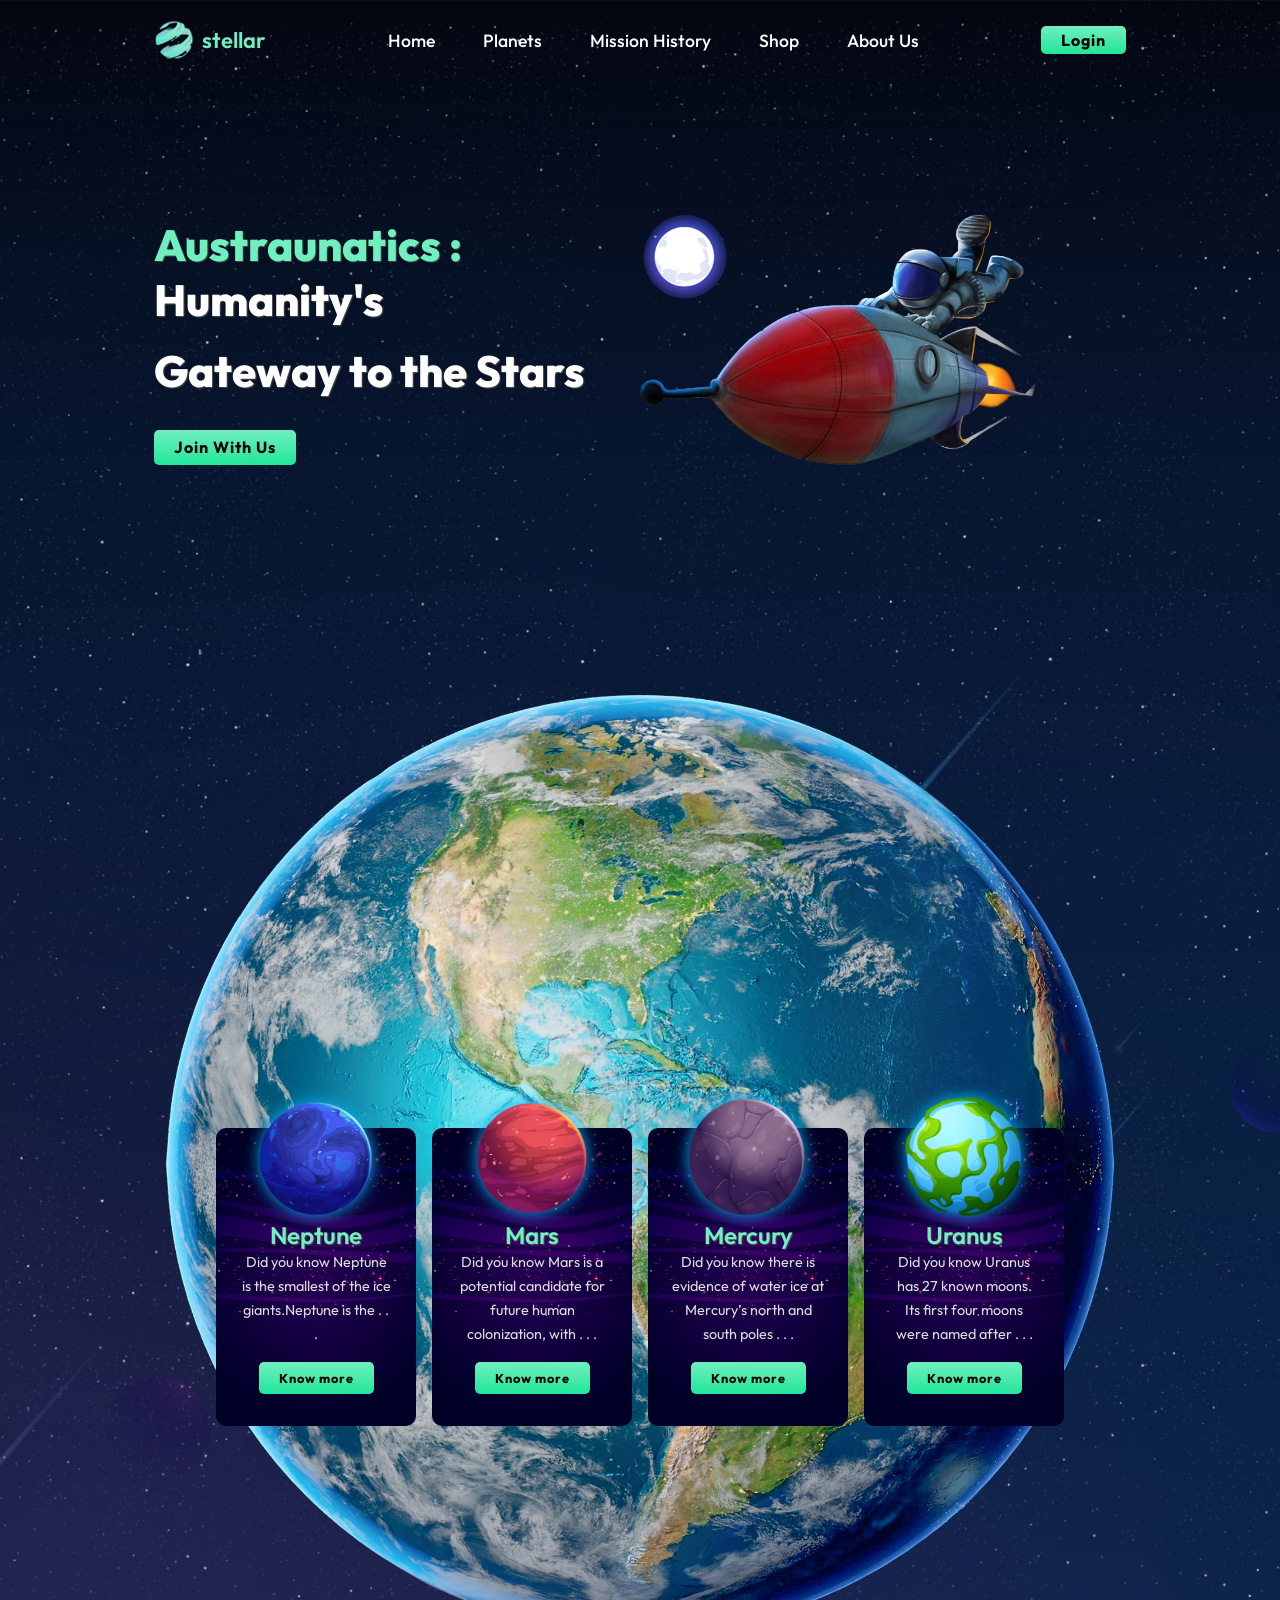
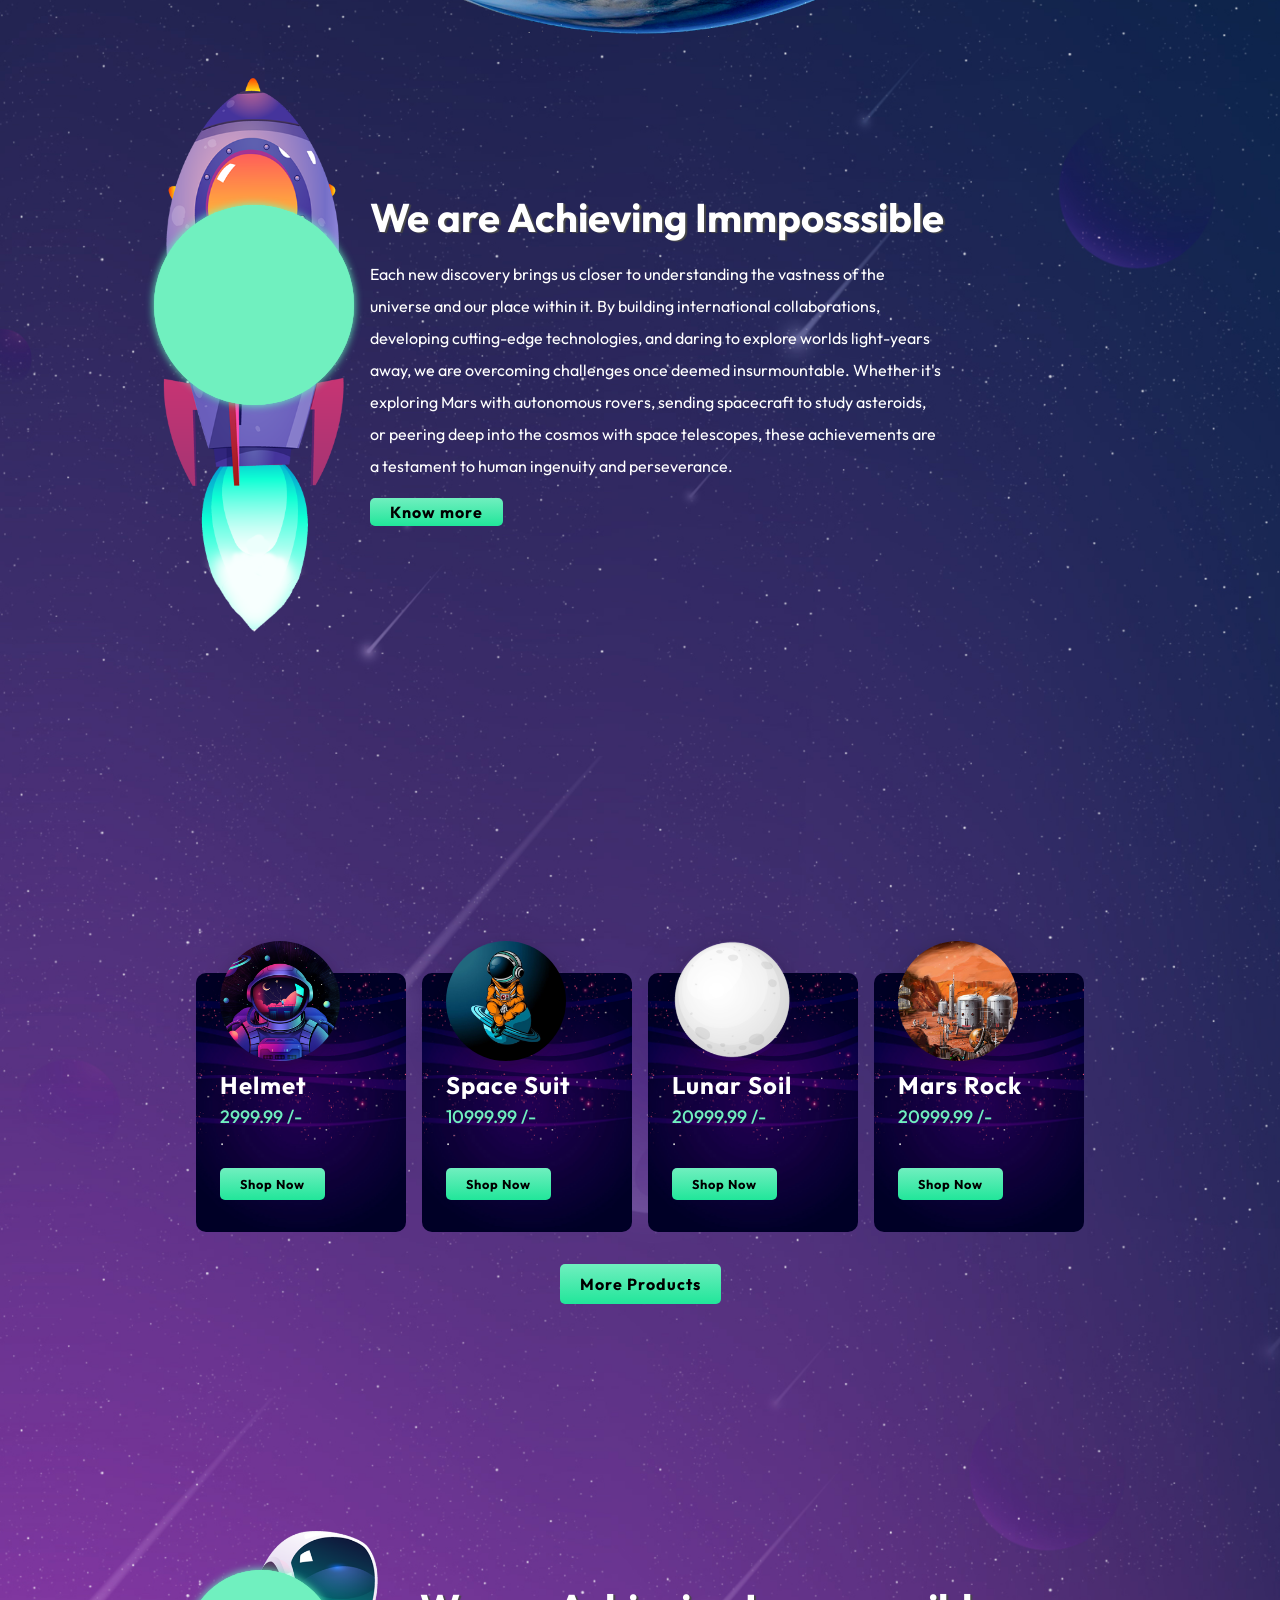
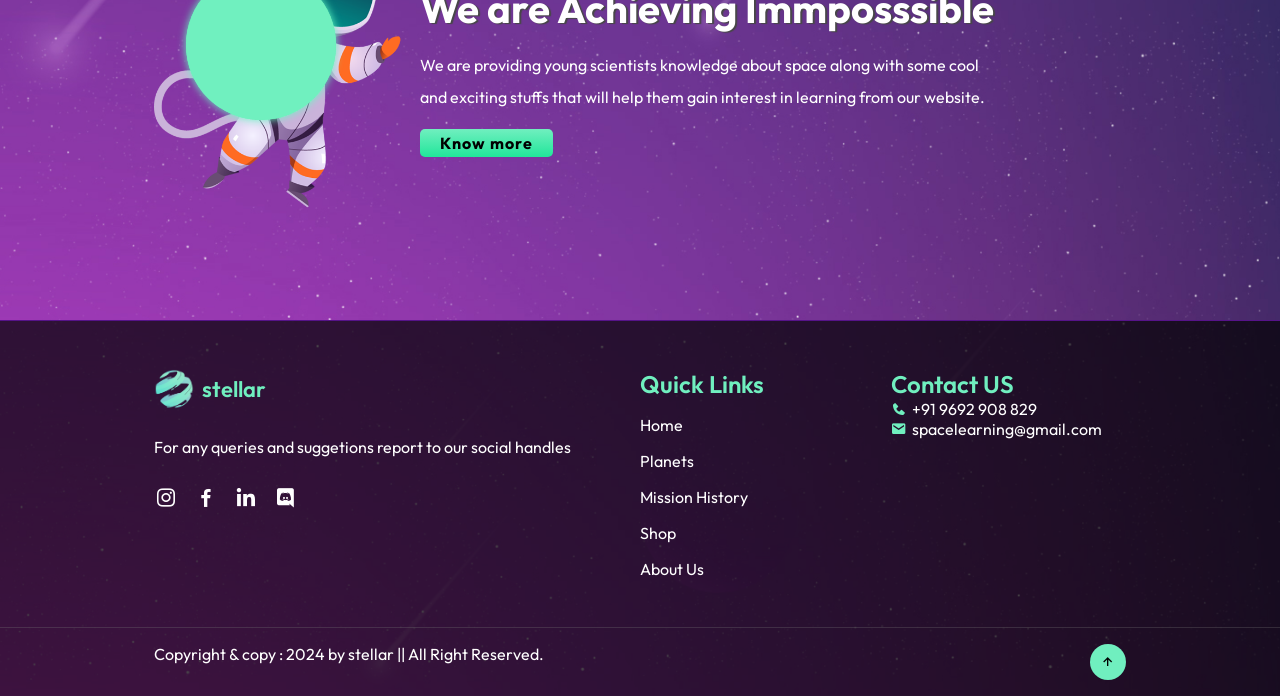
<file: Home/index.html>
<!DOCTYPE html>
<html lang="en">
    <head>
        <meta charset="UTF-8">  
        <meta name="viewport" content="width=device-width, initial-scale=1.0">
        <title>Space Learning and Travel</title>
        <link rel="stylesheet" href="style.css">
        <link href='https://unpkg.com/boxicons@2.1.4/css/boxicons.min.css' rel='stylesheet'>
    </head>
   
    <body>
        <header>
            <a href="#home" class="logo"><img src="logo.png" alt="">stellar</a>
            <ul class="navlist">
                <li class="liLink"><a href="#home" class="nav-item active">Home</a></li>
                <li class="liLink"><a href="#flight-list" class="nav-item">Planets</a></li>
                <li class="liLink"><a href="#mission-history" class="nav-item">Mission History</a></li>
                <li class="liLink"><a href="#shop" class="nav-item">Shop</a></li>
                <li class="liLink"><a href="#exp" class="nav-item">About Us</a></li>
            </ul>

            <div class="right-side">
                <a href="/Login/login.html" class="marsBtn">Login</a>
                <div id="menu-icon" class="bx bx-menu"></div>
            </div>
        </header>

<!--start home section-->
        <section id="home" class="home">
            <div class="home-text">
                <h1><span>Austraunatics : </span>Humanity's</h1>
                <h2>Gateway to the Stars</h2>
                <a href="#home" class="marsBtn">Join With Us</a>
            </div>

            <div class="home-img">
                <img src="hero.png" alt="" class="hero">
                <img src="light-moon.png" alt="" class="moon-light">
            </div>

            <div class="earth-rotate">
                <img src="earthPlanet.png" alt="" class="earth">
            </div>

        </section>
<!--start home section-->


<!--START FLIGHT LIST-->
        <section id="flight-list" class="flight-list">
            <div class="container">
                <div class="flight-box">
                    <div class="planet-img">
                        <img src="neptune.png" alt="">
                    </div>
                    <h2>Neptune</h2>
                    <p>Did you know Neptune is the smallest of the ice giants.Neptune is the . . .</p>
                    <a href="/Planets/8neptune.html" class="marsBtn">Know more</a>
                </div>

                <div class="flight-box">
                    <div class="planet-img">
                        <img src="mars.png" alt="">
                    </div>
                    <h2>Mars</h2>
                    <p>Did you know Mars is a potential candidate for future human colonization, with . . .</p>
                    <a href="/Planets/4mars.html" class="marsBtn">Know more</a>
                </div>

                <div class="flight-box">
                    <div class="planet-img">
                        <img src="mercury.png" alt="">
                    </div>
                    <h2>Mercury</h2>
                    <p>Did you know there is evidence of water ice at Mercury’s north and south poles . . . </p>
                    <a href="/Planets/1mercury.html" class="marsBtn">Know more</a>
                </div>

                <div class="flight-box">
                    <div class="planet-img">
                        <img src="uranus.png" alt="">
                    </div>
                    <h2>Uranus</h2>
                    <p>Did you know Uranus has 27 known moons. Its first four moons were named after . . .  </p>
                    <a href="/Planets/7uranus.html" class="marsBtn">Know more</a>
                </div>


            </div>
        </section>
<!--END Flight list-->

        
<!--START Mission History list-->
        <section id="mission-history" class="mission-history">
            <div class="img-mission">
                <div class="circle-animate">
                    <span style="--i:0;"></span>
                    <span style="--i:1;"></span>
                    <span style="--i:2;"></span>
                    <span style="--i:3;"></span>
                </div>
                <img src="Spaceship.png" alt="" >
            </div>

            <div class="text-mission">
                <h3>We are Achieving Immposssible</h3>
                <p>Each new discovery brings us closer to understanding the vastness of the universe and our place within it. By building international collaborations, developing cutting-edge technologies, and daring to explore worlds light-years away, we are overcoming challenges once deemed insurmountable. Whether it's exploring Mars with autonomous rovers, sending spacecraft to study asteroids, or peering deep into the cosmos with space telescopes, these achievements are a testament to human ingenuity and perseverance.</p>
                <div class="mission-btn">
                    <a href="#" class="marsBtn">Know more</a>
                </div>
            </div>
        </section>
<!--END Mission History list-->

<!--START  SHOP Section-->
        <section id="shop" class="flight-list shop">
            <div class="container">
                <div class="flight-box">
                    <img src="helmet.png" alt="">
                    <div class="shop-details">
                        <div class="title">Helmet</div>
                        <div class="price">2999.99 /-</div>
                        <p>.</p>
                        <a href="/Payment/pay.html" class="marsBtn">Shop Now</a>
                    </div>
                </div>

                <div class="flight-box">
                    <img src="space-suit.jpg" alt="">
                    <div class="shop-details">
                        <div class="title">Space Suit</div>
                        <div class="price">10999.99 /-</div>
                        <p>.</p>
                        <a href="/Payment/pay.html" class="marsBtn">Shop Now</a>
                    </div>
                </div>

                <div class="flight-box">
                    <img src="moon.png" alt="">
                    <div class="shop-details">
                        <div class="title">Lunar Soil</div>
                        <div class="price">20999.99 /-</div>
                        <p>.</p>
                        <a href="/Payment/pay.html" class="marsBtn">Shop Now</a>
                    </div>
                </div>

                <div class="flight-box">
                    <img src="mars-rock.jpg" alt="">
                    <div class="shop-details">
                        <div class="title">Mars Rock</div>
                        <div class="price">20999.99 /-</div>
                        <p>.</p>
                        <a href="/Payment/pay.html" class="marsBtn">Shop Now</a>
                    </div>
                </div>
            </div>

            <div class="shop-btn">
                <a href="" class="marsBtn">More Products</a>
            </div>
        </section>

<!--START  SHOP Section-->


<!--START  About US Section-->
         <section id="exp" class="exp mission-history">

            <div class="img-mission">
                <div class="circle-animate">
                    <span style="--i:0;"></span>
                    <span style="--i:1;"></span>
                    <span style="--i:2;"></span>
                    <span style="--i:3;"></span>
                </div>
                <img src="astronaut.png" alt="" >
            </div>

            <div class="text-mission">
                <h3>We are Achieving Immposssible</h3>
                <p>We are providing young scientists knowledge about space along with some cool and exciting stuffs that will help them gain interest in learning from our website.</p>
                <div class="mission-btn">
                    <a href="#" class="marsBtn">Know more</a>
                </div>
            </div>

         </section>
<!--END  About US Section-->

<!--START FOOTER-->
        <footer>
            <div class="container-foot">

                <div class="leftBox">
                    <a href="#" class="logo" ><img src="/img/logo.png" alt="">stellar</a>
                    <p>For any queries and suggetions report to our social handles </p>
                    <ul class="social-media">
                        <li><a href="https://www.instagram.com/joyelmajhi?utm_source=ig_web_button_share_sheet&igsh=ZDNlZDc0MzIxNw=="><i class='bx bxl-instagram'></i></a></li>
                        <li><a href="#"><i class='bx bxl-facebook'></i></a></li>
                        <li><a href="https://www.linkedin.com/in/joyel-majhi-8a2637304/"><i class='bx bxl-linkedin'></i></a></li>
                        <li><a href="https://discord.gg/6XqZPSBbBu"><i class='bx bxl-discord'></i></a></li>
                    </ul>
                </div>

                <div class="centerBox">
                    <h3 class="title">Quick Links</h3>
                    <ul class="quick-menu">
                        <li class="liLink"><a href="#home" class="nav-item active">Home</a></li>
                        <li class="liLink"><a href="#planets" class="nav-item">Planets</a></li>
                        <li class="liLink"><a href="#mission-history" class="nav-item">Mission History</a></li>
                        <li class="liLink"><a href="#shop" class="nav-item">Shop</a></li>
                        <li class="liLink"><a href="#about-us" class="nav-item">About Us</a></li>
                    </ul>
                </div>

                <div class="rightBox">
                    <h3 class="title">Contact US</h3>
                    <ul class="info">
                        <li><span><i class='bx bxs-phone'></i><p><a href="#">+91 9692 908 829</a></p></span></li>
                        <li><span><i class='bx bxs-envelope'></i><p><a href="#">spacelearning@gmail.com</a></p></span></li>
                    </ul>
                </div>
            </div>
        </footer>
<!---END FOOTER--->

        <div class="copyright">
            <p>Copyright & copy : 2024 by stellar || All Right Reserved.</p>
            <a href="#home"><i class="bx bx-up-arrow-alt"></i></a>
        </div>

        <script src="script.js"></script>
    </body>
</html>
</file>
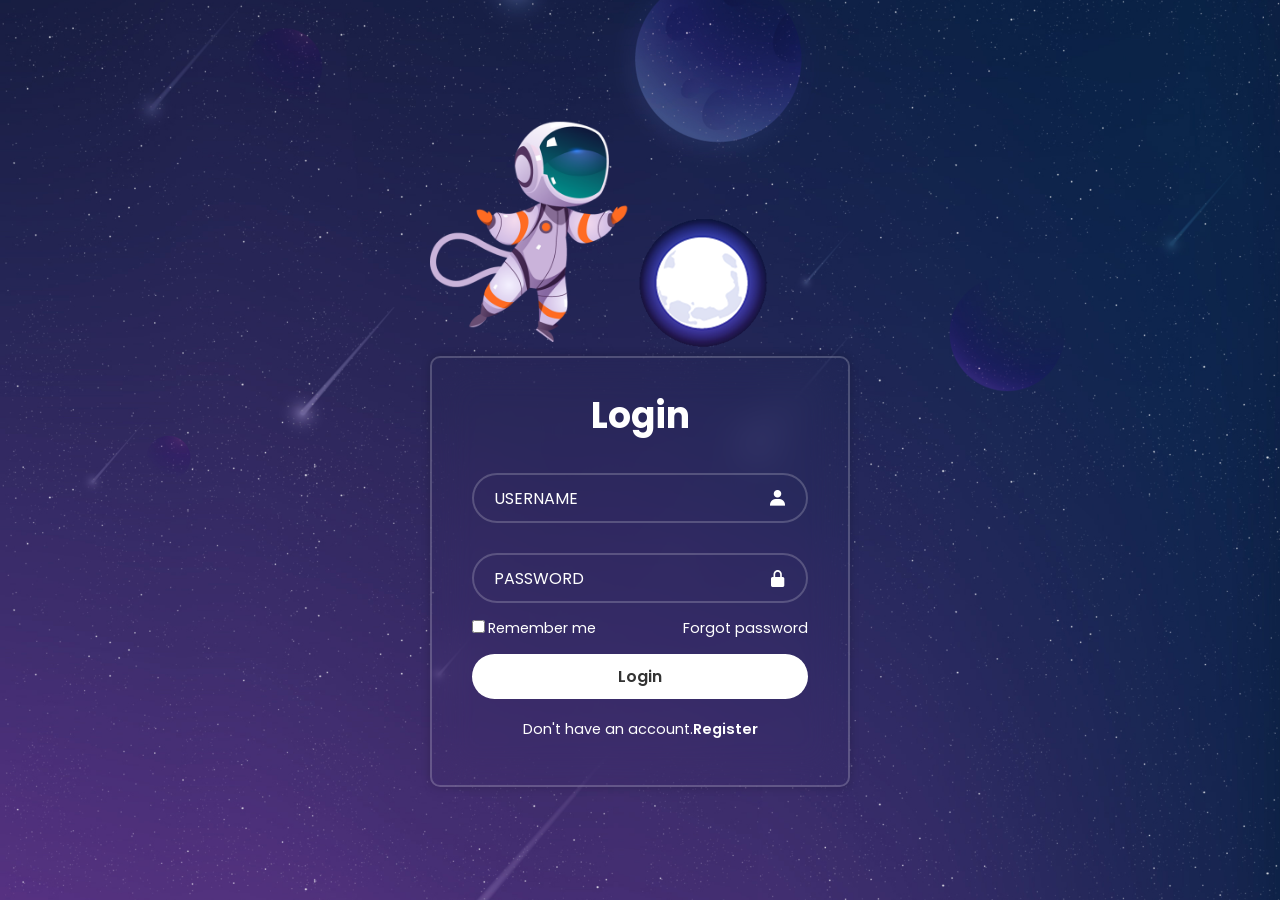
<file: Login/login.html>
<!DOCTYPE html>
<html lang="en">
<head>
  <meta charset="UTF-8">
  <meta name="viewport" content="width=device-width, initial-scale=1.0">
  <titl></title>
  <link rel="stylesheet" href="log.css">
  <link href='https://unpkg.com/boxicons@2.1.4/css/boxicons.min.css' rel='stylesheet'>
</head>

<body>

  <div class="home-img">
      <img src="astronaut.png" alt="" class="hero">
      <img src="light-moon.png" alt="" class="moon-light">
  </div>


  <div class="wrapper">
    <form action="">
      <h1>Login</h1>

      <div class="input-box">
        <input type="text" placeholder="USERNAME" required>
        <i class='bx bxs-user'></i>
      </div>
      
      <div class="input-box">
        <input type="password" placeholder="PASSWORD" required>
        <i class='bx bxs-lock-alt' ></i>
      </div>

      <div class="remember-forgot">
        <label><input type="checkbox">Remember me</label>
        <a href="">Forgot password</a>
      </div>

      <button type="submit" class="btn">Login</button>

      <div class="register-link">
        <p>Don't have an account.<a href="#">Register</a></p>
      </div>

    </form>
  </div>
</body>
</html>
</file>
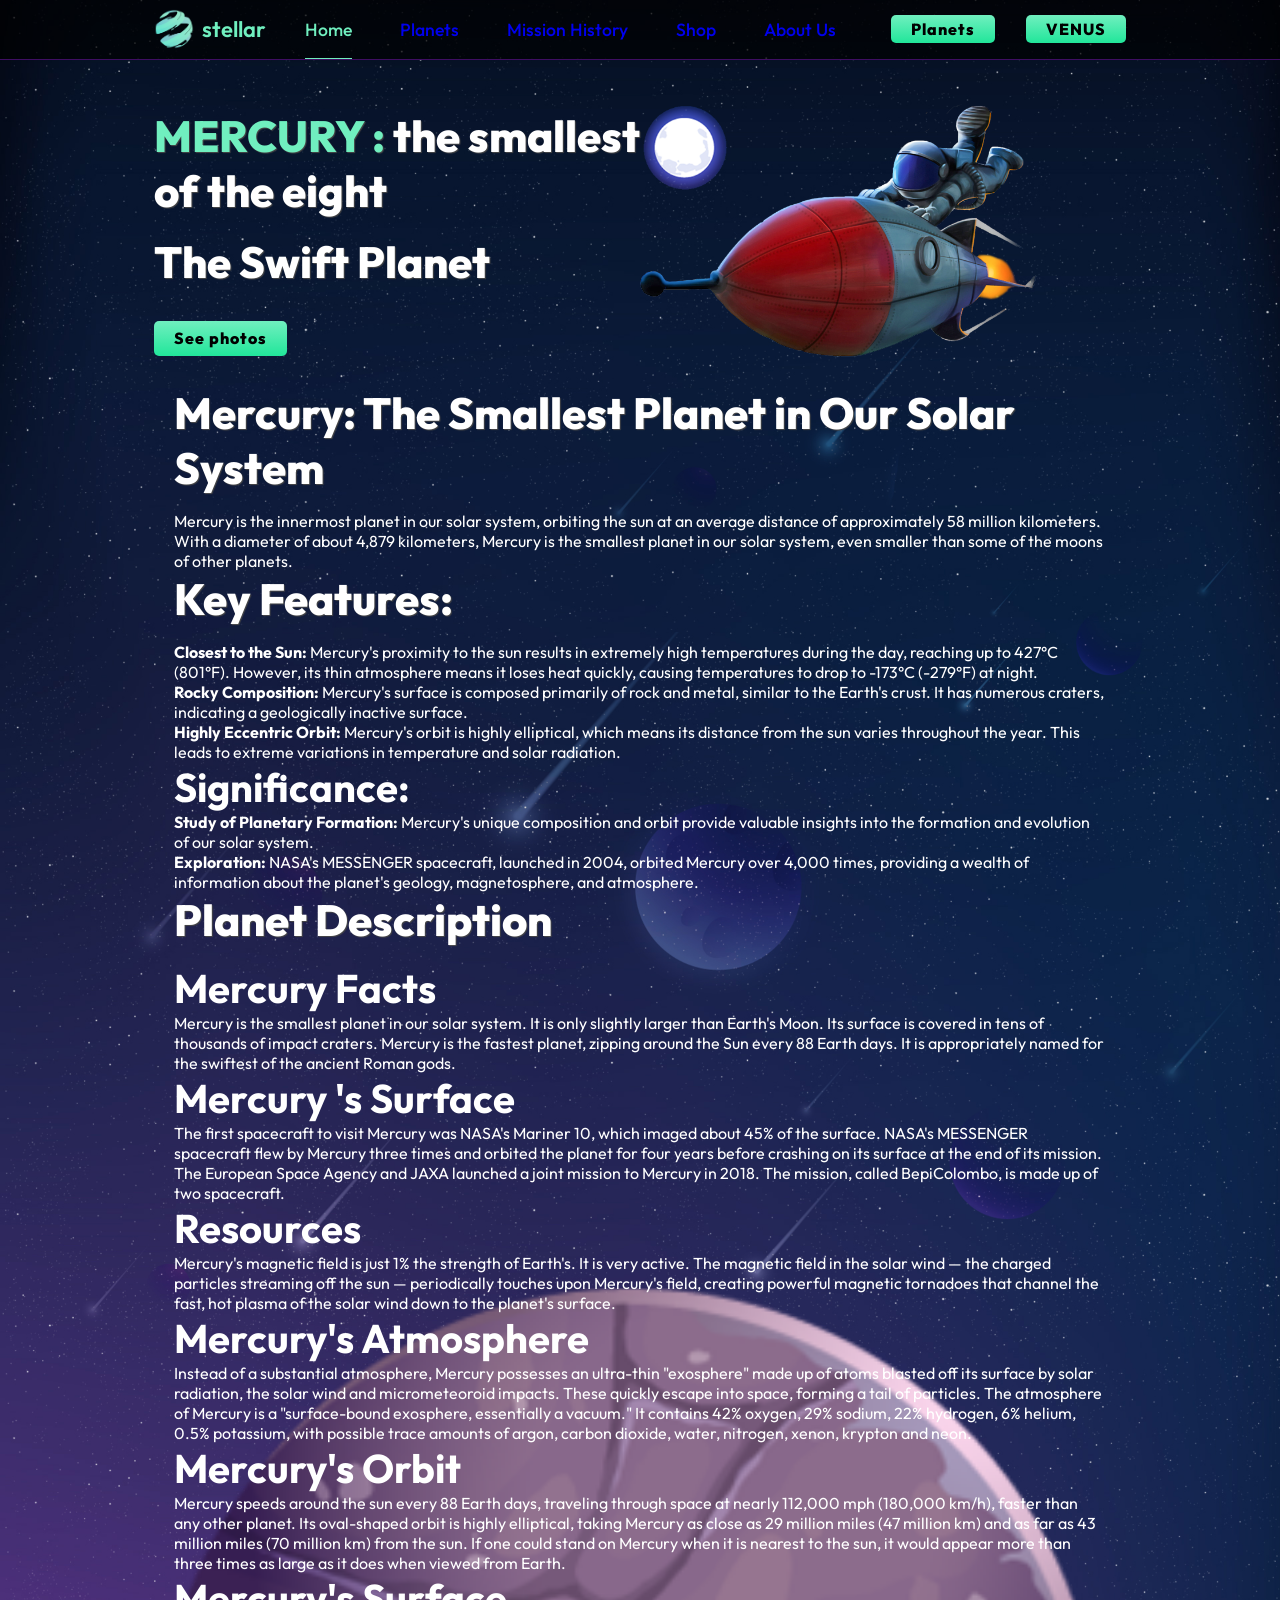
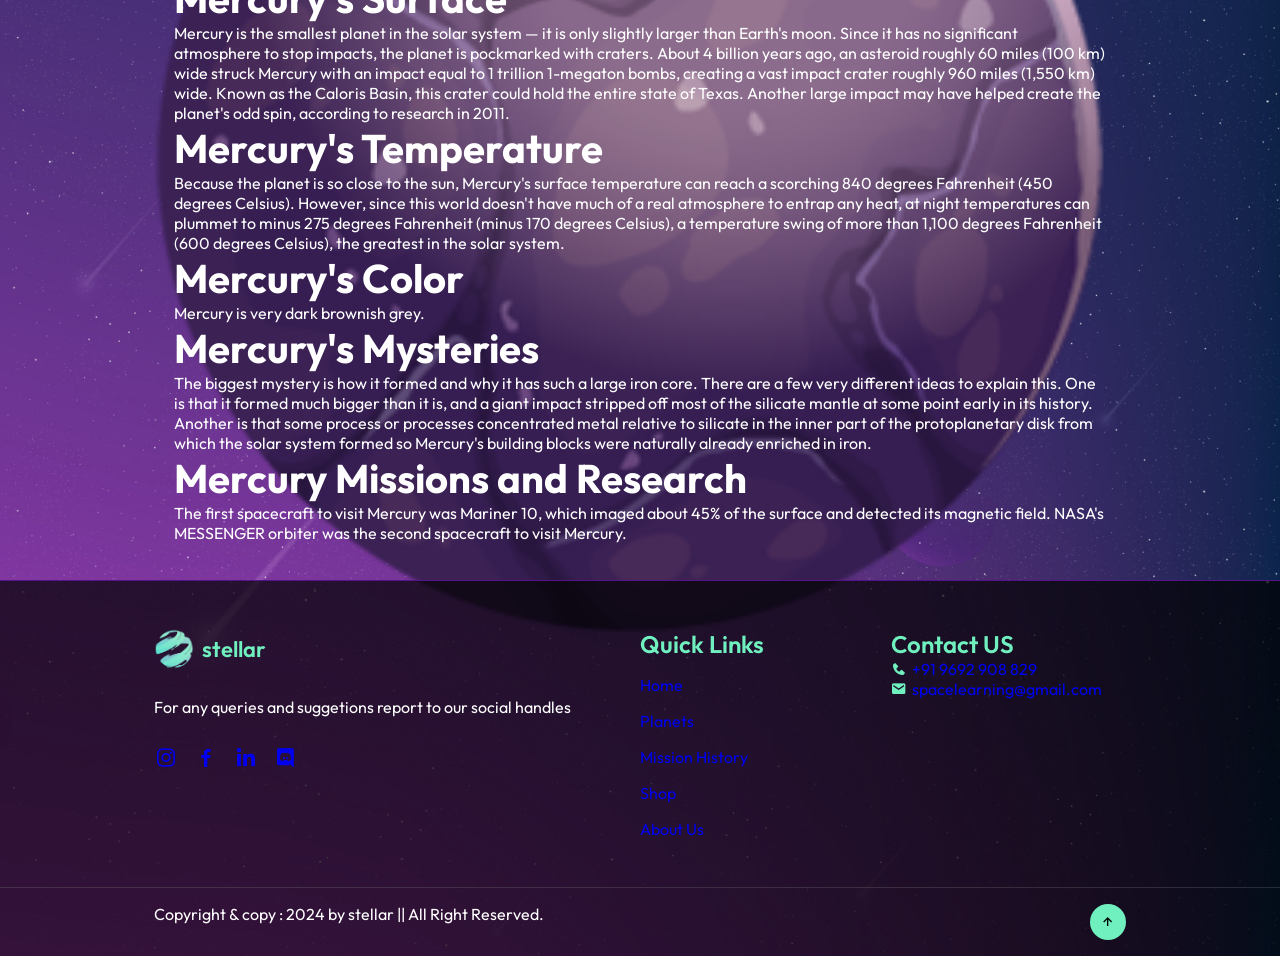
<file: Planets/1mercury.html>
<!DOCTYPE html>
<html lang="en">
  <head>
    <meta charset="UTF-8">  
    <meta name="viewport" content="width=device-width, initial-scale=1.0">
    <title>Mercury</title>
    <link rel="stylesheet" href="planetstyle.css">
    <link href='https://unpkg.com/boxicons@2.1.4/css/boxicons.min.css' rel='stylesheet'>
  </head>

  <body>
    <header class="sticky">
      <a href="#home" class="logo"><img src="logo.png" alt="">stellar</a>
      <ul class="navlist">
        <li class="liLink"><a href="#home" class="nav-item active">Home</a></li>
        <li class="liLink"><a href="#flight-list" class="nav-item">Planets</a></li>
        <li class="liLink"><a href="#mission-history" class="nav-item">Mission History</a></li>
        <li class="liLink"><a href="#shop" class="nav-item">Shop</a></li>
        <li class="liLink"><a href="#exp" class="nav-item">About Us</a></li>
      </ul>
      <div class="right-side"></div>
      <a href="/Home/index.html" class="marsBtn">Planets</a>
    </div>
    </div>

    <div class="left-side"></div>
    <a href="2venus.html" class="marsBtn">VENUS</a>
  </div>
  </header>

  <!--       HOME SECTION FOR MERCURY             -->

<section id="home" class="home">
    <div class="home-text">
      <h1><span>MERCURY : </span>the smallest of the eight</h1>
      <h2>The Swift Planet</h2>
      <a href="#home" class="marsBtn">See photos</a>
    </div>
  
    <div class="home-img">
      <img src="hero.png" alt="" class="hero">
      <img src="light-moon.png" alt="" class="moon-light">
    </div>
  
    <div class="planet-description">
      <h2>Mercury: The Smallest Planet in Our Solar System</h2>
      <p>Mercury is the innermost planet in our solar system, orbiting the sun at an average distance of approximately 58 million kilometers. With a diameter of about 4,879 kilometers, Mercury is the smallest planet in our solar system, even smaller than some of the moons of other planets.</p>
  
      <h2>Key Features:</h2>
      <ul>
        <li><strong>Closest to the Sun:</strong> Mercury's proximity to the sun results in extremely high temperatures during the day, reaching up to 427°C (801°F). However, its thin atmosphere means it loses heat quickly, causing temperatures to drop to -173°C (-279°F) at night.</li>
        <li><strong>Rocky Composition:</strong> Mercury's surface is composed primarily of rock and metal, similar to the Earth's crust. It has numerous craters, indicating a geologically inactive surface.</li>
        <li><strong>Highly Eccentric Orbit:</strong> Mercury's orbit is highly elliptical, which means its distance from the sun varies throughout the year. This leads to extreme variations in temperature and solar radiation.</li>
      </ul>
  
      <h3>Significance:</h3>
      <ul>
        <li><strong>Study of Planetary Formation:</strong> Mercury's unique composition and orbit provide valuable insights into the formation and evolution of our solar system.</li>
        <li><strong>Exploration:</strong> NASA's MESSENGER spacecraft, launched in 2004, orbited Mercury over 4,000 times, providing a wealth of information about the planet's geology, magnetosphere, and atmosphere.</li>
      </ul>
      <h2>Planet Description</h2>
      <p><h3>Mercury Facts</h3>
        Mercury is the smallest planet in our solar system.
        It is only slightly larger than Earth's Moon.
        Its surface is covered in tens of thousands of impact craters.
        Mercury is the fastest planet, zipping around the Sun every 88 Earth days.
        It is appropriately named for the swiftest of the ancient Roman gods.
        <h3> Mercury 's Surface</h3>

        The first spacecraft to visit Mercury was NASA's Mariner 10, which imaged about 45% of the surface.
        NASA's MESSENGER spacecraft flew by Mercury three times and orbited the planet for four years before crashing on its surface at the end of its mission.
        The European Space Agency and JAXA launched a joint mission to Mercury in 2018.
        The mission, called BepiColombo, is made up of two spacecraft.
        <br>
        <h3> Resources</h3>
        Mercury's magnetic field is just 1% the strength of Earth's.
        It is very active.
        The magnetic field in the solar wind — the charged particles streaming off the sun — periodically touches upon Mercury's field, creating powerful magnetic tornadoes that channel the fast, hot plasma of the solar wind down to the planet's surface.
        <br>
       <h3> Mercury's Atmosphere</h3>
        Instead of a substantial atmosphere, Mercury possesses an ultra-thin "exosphere" made up of atoms blasted off its surface by solar radiation, the solar wind and micrometeoroid impacts.
        These quickly escape into space, forming a tail of particles.
        The atmosphere of Mercury is a "surface-bound exosphere, essentially a vacuum."
        It contains 42% oxygen, 29% sodium, 22% hydrogen, 6% helium, 0.5% potassium, with possible trace amounts of argon, carbon dioxide, water, nitrogen, xenon, krypton and neon.
        <br>
        <h3>Mercury's Orbit</h3>
        Mercury speeds around the sun every 88 Earth days, traveling through space at nearly 112,000 mph (180,000 km/h), faster than any other planet.
        Its oval-shaped orbit is highly elliptical, taking Mercury as close as 29 million miles (47 million km) and as far as 43 million miles (70 million km) from the sun.
        If one could stand on Mercury when it is nearest to the sun, it would appear more than three times as large as it does when viewed from Earth.
        <br>
        <h3>Mercury's Surface</h3>
        Mercury is the smallest planet in the solar system — it is only slightly larger than Earth's moon.
        Since it has no significant atmosphere to stop impacts, the planet is pockmarked with craters.
        About 4 billion years ago, an asteroid roughly 60 miles (100 km) wide struck Mercury with an impact equal to 1 trillion 1-megaton bombs, creating a vast impact crater roughly 960 miles (1,550 km) wide.
        Known as the Caloris Basin, this crater could hold the entire state of Texas.
        Another large impact may have helped create the planet's odd spin, according to research in 2011.
        <br>
        <h3>Mercury's Temperature</h3>
        Because the planet is so close to the sun, Mercury's surface temperature can reach a scorching 840 degrees Fahrenheit (450 degrees Celsius).
        However, since this world doesn't have much of a real atmosphere to entrap any heat, at night temperatures can plummet to minus 275 degrees Fahrenheit (minus 170 degrees Celsius), a temperature swing of more than 1,100 degrees Fahrenheit (600 degrees Celsius), the greatest in the solar system.
       <h3> Mercury's Color</h3>
        Mercury is very dark brownish grey.
        <br>
        <h3>Mercury's Mysteries</h3>
        The biggest mystery is how it formed and why it has such a large iron core.
        There are a few very different ideas to explain this.
        One is that it formed much bigger than it is, and a giant impact stripped off most of the silicate mantle at some point early in its history.
        Another is that some process or processes concentrated metal relative to silicate in the inner part of the protoplanetary disk from which the solar system formed so Mercury's building blocks were naturally already enriched in iron.
        <br>
       <h3> Mercury Missions and Research</h3>
        
        The first spacecraft to visit Mercury was Mariner 10, which imaged about 45% of the surface and detected its magnetic field.
        NASA's MESSENGER orbiter was the second spacecraft to visit Mercury.</p>
    </div>
  
    <div class="earth-rotate">
      <img src="/Planets/mercury.png" alt="" class="earth">
    </div>
  </section>
  
  <!--        END OF HOME SECTION FOR MERCURY         -->

  <!--START FOOTER-->
  <footer>
    <div class="container-foot">

        <div class="leftBox">
            <a href="index.html" class="logo" ><img src="/img/logo.png" alt="">stellar</a>
            <p>For any queries and suggetions report to our social handles </p>
            <ul class="social-media">
                <li><a href="https://www.instagram.com/joyelmajhi?utm_source=ig_web_button_share_sheet&igsh=ZDNlZDc0MzIxNw=="><i class='bx bxl-instagram'></i></a></li>
                <li><a href="#"><i class='bx bxl-facebook'></i></a></li>
                <li><a href="https://www.linkedin.com/in/joyel-majhi-8a2637304/"><i class='bx bxl-linkedin'></i></a></li>
                <li><a href="https://discord.gg/6XqZPSBbBu"><i class='bx bxl-discord'></i></a></li>
            </ul>
        </div>

        <div class="centerBox">
            <h3 class="title">Quick Links</h3>
            <ul class="quick-menu">
                <li class="liLink"><a href="#home" class="nav-item active">Home</a></li>
                <li class="liLink"><a href="#planets" class="nav-item">Planets</a></li>
                <li class="liLink"><a href="#mission-history" class="nav-item">Mission History</a></li>
                <li class="liLink"><a href="#shop" class="nav-item">Shop</a></li>
                <li class="liLink"><a href="#about-us" class="nav-item">About Us</a></li>
            </ul>
        </div>

        <div class="rightBox">
            <h3 class="title">Contact US</h3>
            <ul class="info">
                <li><span><i class='bx bxs-phone'></i><p><a href="#">+91 9692 908 829</a></p></span></li>
                <li><span><i class='bx bxs-envelope'></i><p><a href="#">spacelearning@gmail.com</a></p></span></li>
            </ul>
        </div>
    </div>
</footer>
<!---END FOOTER--->

<div class="copyright">
    <p>Copyright & copy : 2024 by stellar || All Right Reserved.</p>
    <a href="#home"><i class="bx bx-up-arrow-alt"></i></a>
</div>

          
  </body>
</html>
</file>
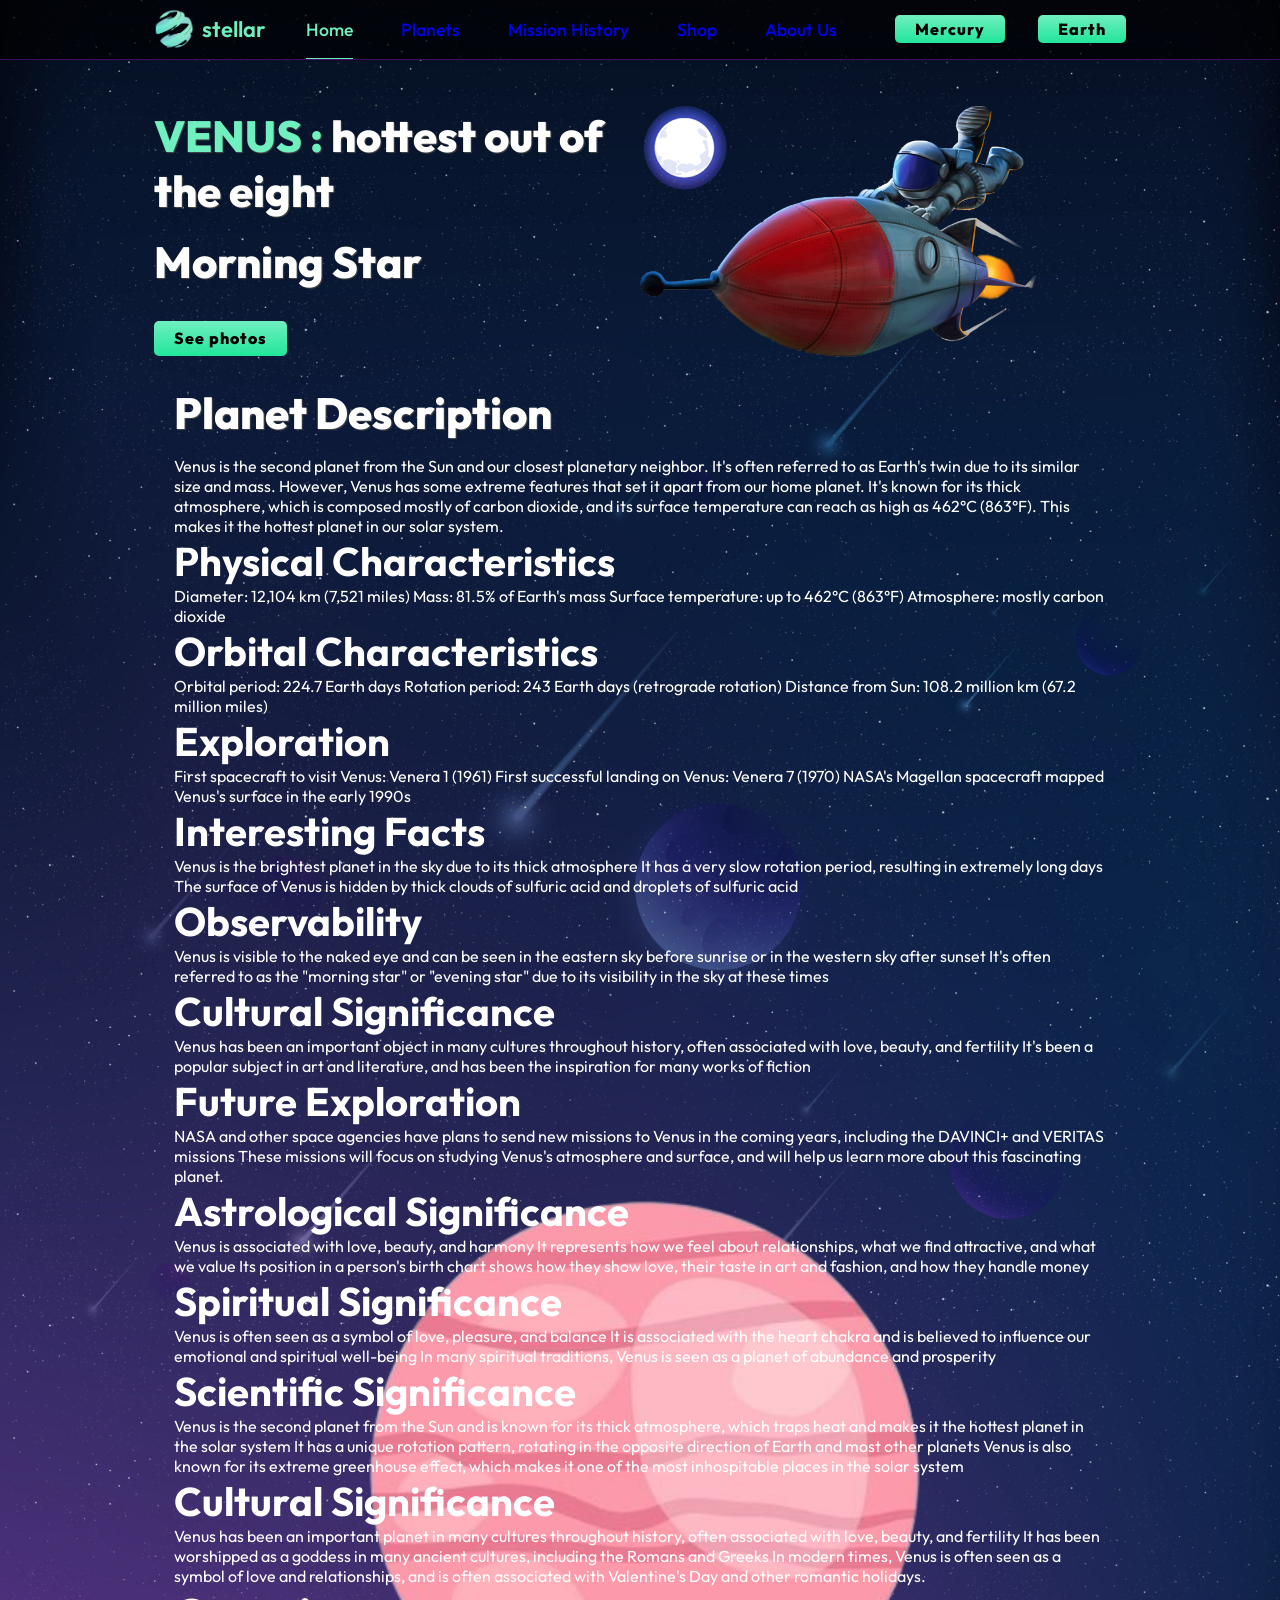
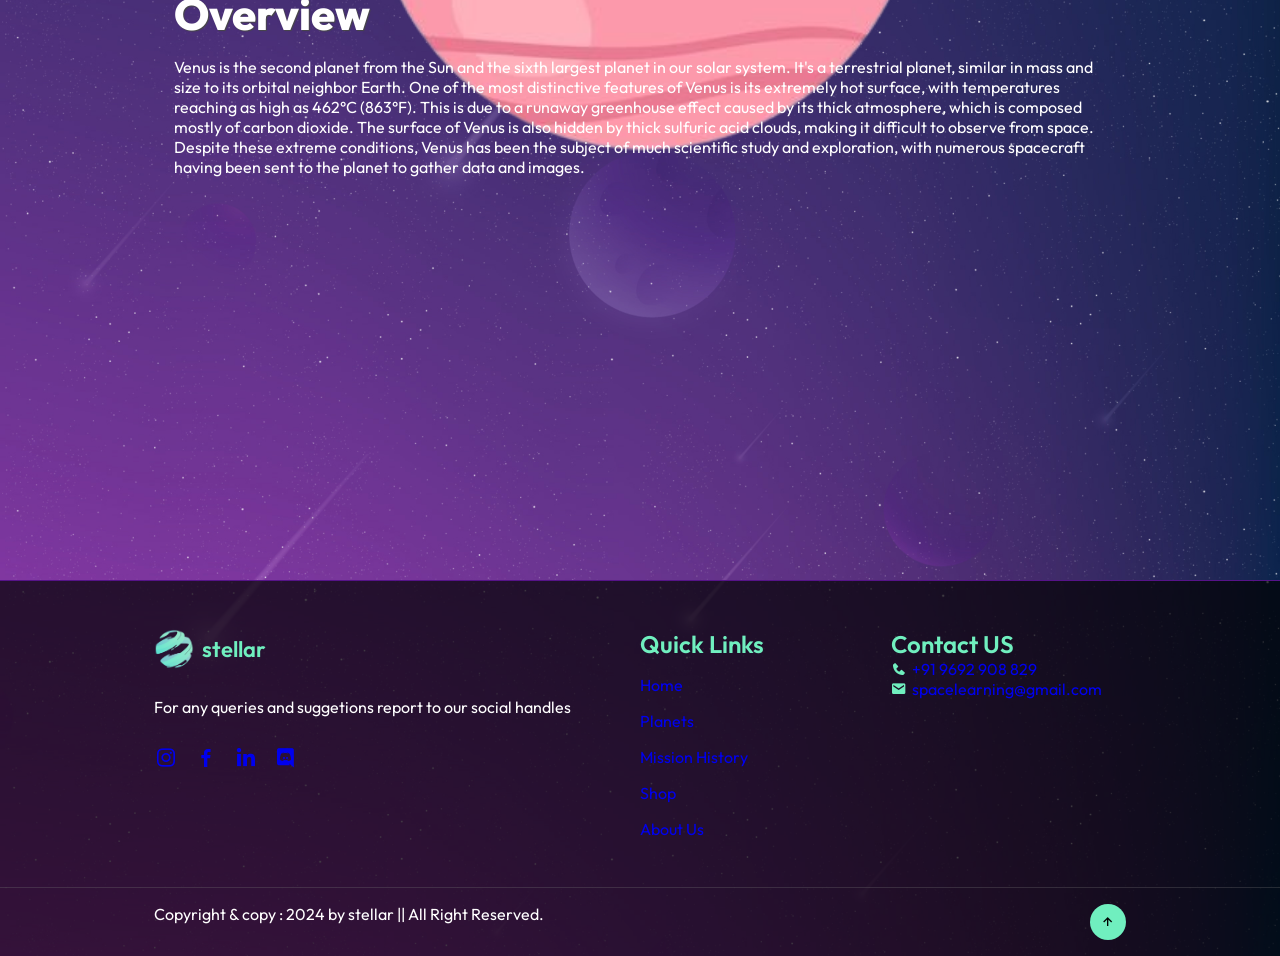
<file: Planets/2venus.html>
<!DOCTYPE html>
<html lang="en">
    <head>
        <meta charset="UTF-8">  
        <meta name="viewport" content="width=device-width, initial-scale=1.0">
        <title>Mercury</title>
        <link rel="stylesheet" href="planetstyle.css">
        <link href='https://unpkg.com/boxicons@2.1.4/css/boxicons.min.css' rel='stylesheet'>
    </head>

    <body></body>
        <header class="sticky">
            <a href="#home" class="logo"><img src="/img/logo.png" alt="">stellar</a>
            <ul class="navlist">
                <li class="liLink"><a href="#home" class="nav-item active">Home</a></li>
                <li class="liLink"><a href="#flight-list" class="nav-item">Planets</a></li>
                <li class="liLink"><a href="#mission-history" class="nav-item">Mission History</a></li>
                <li class="liLink"><a href="#shop" class="nav-item">Shop</a></li>
                <li class="liLink"><a href="#exp" class="nav-item">About Us</a></li>
            </ul>
            <div class="right-side"></div>
                <a href="1mercury.html" class="marsBtn">Mercury</a></div>
            </div>

            <div class="right-side"></div>
                <a href="3earth.html" class="marsBtn">Earth</a></div>
            </div>
        </header>

<!--       HOME SECTION FOR MERCURY             -->

        <section id="home" class="home">
            <div class="home-text">
                <h1><span>VENUS : </span>hottest out of the eight</h1>
                <h2>Morning Star</h2>
                <a href="#home" class="marsBtn">See photos</a>
            </div>

            <div class="home-img">
                <img src="/img/hero.png" alt="" class="hero">
                <img src="/img/light-moon.png" alt="" class="moon-light">
            </div>
            <div class="planet-description">
                <h2>Planet Description</h2>
                <p>
                    Venus is the second planet from the Sun and our closest planetary neighbor. It's often referred to as Earth's twin due to its similar size and mass. However, Venus has some extreme features that set it apart from our home planet. It's known for its thick atmosphere, which is composed mostly of carbon dioxide, and its surface temperature can reach as high as 462°C (863°F). This makes it the hottest planet in our solar system.
                  <br>
                  <h3>Physical Characteristics</h3>
                    Diameter: 12,104 km (7,521 miles)
                    Mass: 81.5% of Earth's mass
                    Surface temperature: up to 462°C (863°F)
                    Atmosphere: mostly carbon dioxide
                    <br>
                    <h3>Orbital Characteristics</h3>
                    Orbital period: 224.7 Earth days
                    Rotation period: 243 Earth days (retrograde rotation)
                    Distance from Sun: 108.2 million km (67.2 million miles)
                    <br>
                    <h3>Exploration</h3>
                    First spacecraft to visit Venus: Venera 1 (1961)
                    First successful landing on Venus: Venera 7 (1970)
                    NASA's Magellan spacecraft mapped Venus's surface in the early 1990s
                    <br>
                    <h3>Interesting Facts</h3>
                    Venus is the brightest planet in the sky due to its thick atmosphere
                    It has a very slow rotation period, resulting in extremely long days
                    The surface of Venus is hidden by thick clouds of sulfuric acid and droplets of sulfuric acid
                    <h3>Observability</h3>
                    Venus is visible to the naked eye and can be seen in the eastern sky before sunrise or in the western sky after sunset
                    It's often referred to as the "morning star" or "evening star" due to its visibility in the sky at these times
                   <h3>Cultural Significance</h3>
                    Venus has been an important object in many cultures throughout history, often associated with love, beauty, and fertility
                    It's been a popular subject in art and literature, and has been the inspiration for many works of fiction
                   <h3>Future Exploration</h3>
                   NASA and other space agencies have plans to send new missions to Venus in the coming years, including the DAVINCI+ and VERITAS missions
                   These missions will focus on studying Venus's atmosphere and surface, and will help us learn more about this fascinating planet.
                   <h3>Astrological Significance</h3>
                   Venus is associated with love, beauty, and harmony
                   It represents how we feel about relationships, what we find attractive, and what we value
                   Its position in a person's birth chart shows how they show love, their taste in art and fashion, and how they handle money
                   <h3>Spiritual Significance</h3>
                   Venus is often seen as a symbol of love, pleasure, and balance
                   It is associated with the heart chakra and is believed to influence our emotional and spiritual well-being
                   In many spiritual traditions, Venus is seen as a planet of abundance and prosperity
                 <h3>Scientific Significance</h3>
                  Venus is the second planet from the Sun and is known for its thick atmosphere, which traps heat and makes it the hottest planet in the solar system
                  It has a unique rotation pattern, rotating in the opposite direction of Earth and most other planets
                  Venus is also known for its extreme greenhouse effect, which makes it one of the most inhospitable places in the solar system
                  <h3>Cultural Significance</h3>
                 Venus has been an important planet in many cultures throughout history, often associated with love, beauty, and fertility
                 It has been worshipped as a goddess in many ancient cultures, including the Romans and Greeks
                 In modern times, Venus is often seen as a symbol of love and relationships, and is often associated with Valentine's Day and other romantic holidays.
                </p>
                <h2>Overview</h2>
                <p>
                    Venus is the second planet from the Sun and the sixth largest planet in our solar system. It's a terrestrial planet, similar in mass and size to its orbital neighbor Earth. One of the most distinctive features of Venus is its extremely hot surface, with temperatures reaching as high as 462°C (863°F). This is due to a runaway greenhouse effect caused by its thick atmosphere, which is composed mostly of carbon dioxide. The surface of Venus is also hidden by thick sulfuric acid clouds, making it difficult to observe from space. Despite these extreme conditions, Venus has been the subject of much scientific study and exploration, with numerous spacecraft having been sent to the planet to gather data and images.
                </p>

            </div>

            <div class="earth-rotate">
                <img src="/img/Venus.png" alt="" class="earth">
            </div>

        </section>

<!--        END OF HOME SECTION FOR MEERCURY         -->

<!--START FOOTER-->
<footer>
    <div class="container-foot">

        <div class="leftBox">
            <a href="#" class="logo" ><img src="/img/logo.png" alt="">stellar</a>
            <p>For any queries and suggetions report to our social handles </p>
            <ul class="social-media">
                <li><a href="https://www.instagram.com/joyelmajhi?utm_source=ig_web_button_share_sheet&igsh=ZDNlZDc0MzIxNw=="><i class='bx bxl-instagram'></i></a></li>
                <li><a href="#"><i class='bx bxl-facebook'></i></a></li>
                <li><a href="https://www.linkedin.com/in/joyel-majhi-8a2637304/"><i class='bx bxl-linkedin'></i></a></li>
                <li><a href="https://discord.gg/6XqZPSBbBu"><i class='bx bxl-discord'></i></a></li>
            </ul>
        </div>

        <div class="centerBox">
            <h3 class="title">Quick Links</h3>
            <ul class="quick-menu">
                <li class="liLink"><a href="#home" class="nav-item active">Home</a></li>
                <li class="liLink"><a href="#planets" class="nav-item">Planets</a></li>
                <li class="liLink"><a href="#mission-history" class="nav-item">Mission History</a></li>
                <li class="liLink"><a href="#shop" class="nav-item">Shop</a></li>
                <li class="liLink"><a href="#about-us" class="nav-item">About Us</a></li>
            </ul>
        </div>

        <div class="rightBox">
            <h3 class="title">Contact US</h3>
            <ul class="info">
                <li><span><i class='bx bxs-phone'></i><p><a href="#">+91 9692 908 829</a></p></span></li>
                <li><span><i class='bx bxs-envelope'></i><p><a href="#">spacelearning@gmail.com</a></p></span></li>
            </ul>
        </div>
    </div>
</footer>
<!---END FOOTER--->

<div class="copyright">
    <p>Copyright & copy : 2024 by stellar || All Right Reserved.</p>
    <a href="#home"><i class="bx bx-up-arrow-alt"></i></a>
</div>


</html>
</file>
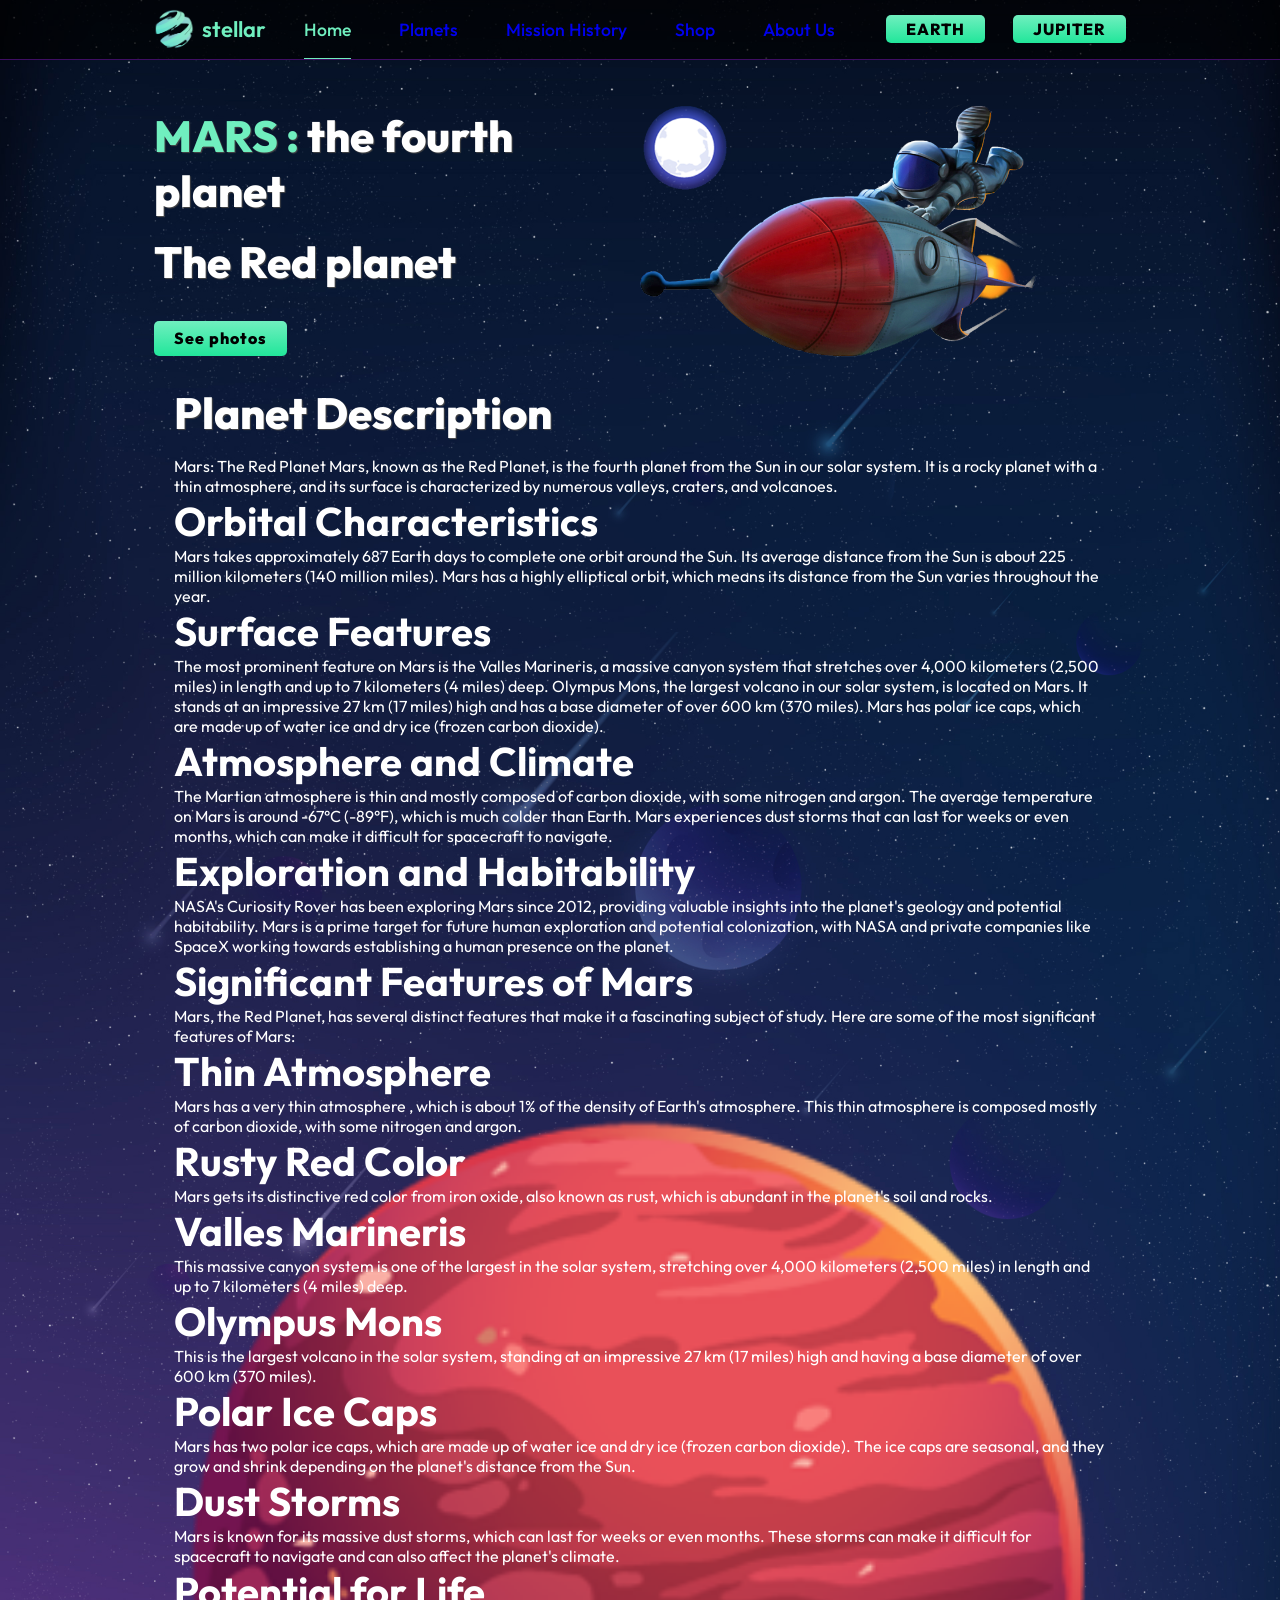
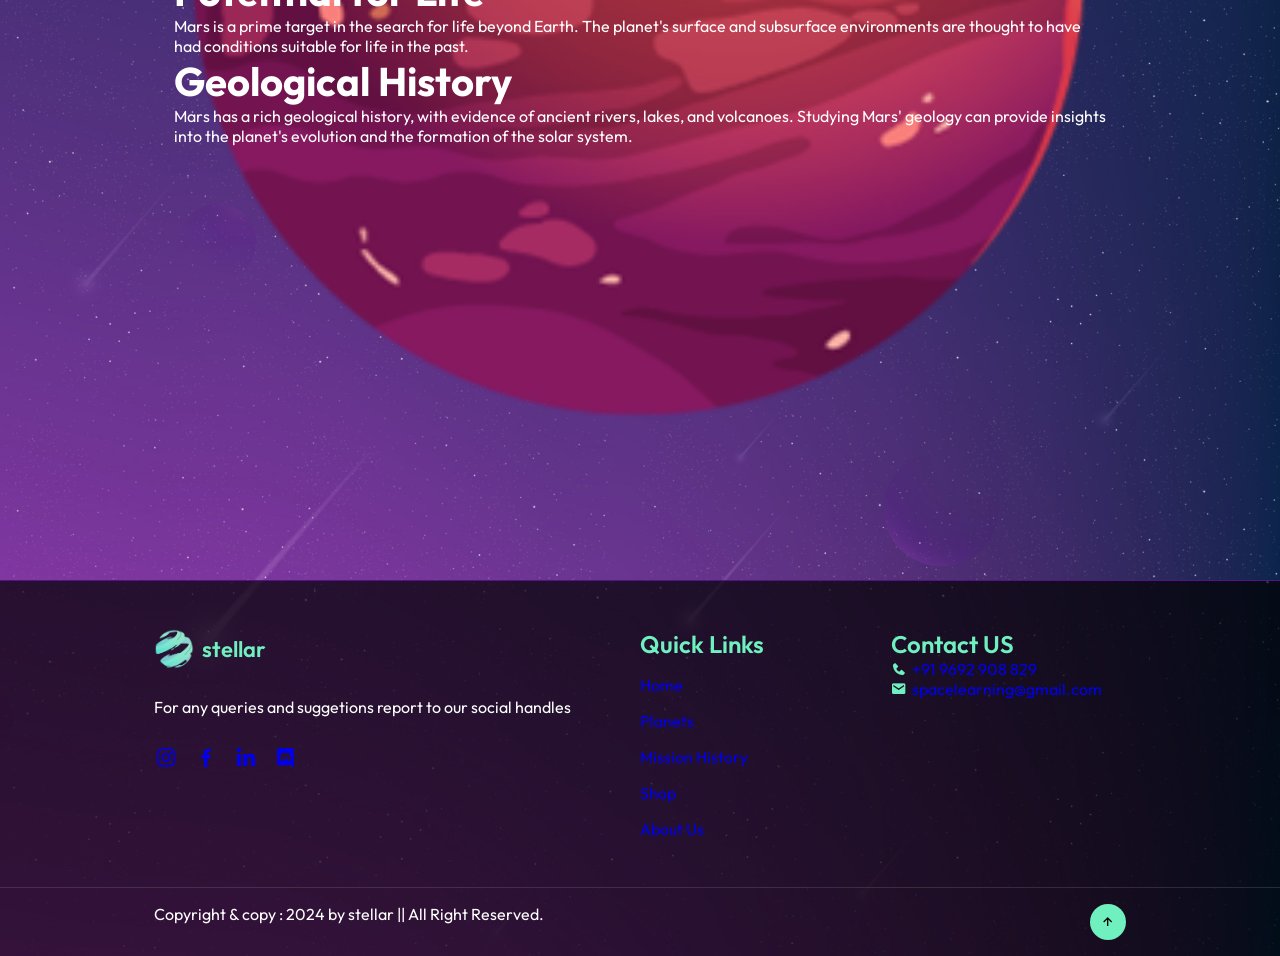
<file: Planets/4mars.html>
<!DOCTYPE html>
<html lang="en">
    <head>
        <meta charset="UTF-8">  
        <meta name="viewport" content="width=device-width, initial-scale=1.0">
        <title>Mercury</title>
        <link rel="stylesheet" href="planetstyle.css">
        <link href='https://unpkg.com/boxicons@2.1.4/css/boxicons.min.css' rel='stylesheet'>
    </head>

    <body></body>
        <header class="sticky">
            <a href="#home" class="logo"><img src="/img/logo.png" alt="">stellar</a>
            <ul class="navlist">
                <li class="liLink"><a href="#home" class="nav-item active">Home</a></li>
                <li class="liLink"><a href="#flight-list" class="nav-item">Planets</a></li>
                <li class="liLink"><a href="#mission-history" class="nav-item">Mission History</a></li>
                <li class="liLink"><a href="#shop" class="nav-item">Shop</a></li>
                <li class="liLink"><a href="#exp" class="nav-item">About Us</a></li>
            </ul>
            <div class="right-side"></div>
                <a href="3earth.html" class="marsBtn">EARTH</a></div>
            </div>

            <div class="left-side"></div>
            <a href="5jupiter.html" class="marsBtn">JUPITER</a></div>
        </div>
        </header>

<!--       HOME SECTION FOR MERCURY             -->

        <section id="home" class="home">
            <div class="home-text">
                <h1><span>MARS : </span>the fourth planet</h1>
                <h2>The Red planet</h2>
                <a href="#home" class="marsBtn">See photos</a>
            </div>

            <div class="home-img">
                <img src="/img/hero.png" alt="" class="hero">
                <img src="/img/light-moon.png" alt="" class="moon-light">
            </div>
             <div class="planet-description">
                <h2>Planet Description</h2>Mars: The Red Planet
                Mars, known as the Red Planet, is the fourth planet from the Sun in our solar system. It is a rocky planet with a thin atmosphere, and its surface is characterized by numerous valleys, craters, and volcanoes.            
                <h3>Orbital Characteristics</h3>             
                Mars takes approximately 687 Earth days to complete one orbit around the Sun.
                Its average distance from the Sun is about 225 million kilometers (140 million miles).
                Mars has a highly elliptical orbit, which means its distance from the Sun varies throughout the year.
                <h3>Surface Features</h3>              
                The most prominent feature on Mars is the Valles Marineris, a massive canyon system that stretches over 4,000 kilometers (2,500 miles) in length and up to 7 kilometers (4 miles) deep.
                Olympus Mons, the largest volcano in our solar system, is located on Mars. It stands at an impressive 27 km (17 miles) high and has a base diameter of over 600 km (370 miles).
                Mars has polar ice caps, which are made up of water ice and dry ice (frozen carbon dioxide).
                <h3>Atmosphere and Climate</h3>
                The Martian atmosphere is thin and mostly composed of carbon dioxide, with some nitrogen and argon.
                The average temperature on Mars is around -67°C (-89°F), which is much colder than Earth.
                Mars experiences dust storms that can last for weeks or even months, which can make it difficult for spacecraft to navigate.
               <h3> Exploration and Habitability</h3>
                NASA's Curiosity Rover has been exploring Mars since 2012, providing valuable insights into the planet's geology and potential habitability.
                Mars is a prime target for future human exploration and potential colonization, with NASA and private companies like SpaceX working towards establishing a human presence on the planet.
                <h3>Significant Features of Mars</h3>
                Mars, the Red Planet, has several distinct features that make it a fascinating subject of study. Here are some of the most significant features of Mars:
               <h3>Thin Atmosphere</h3>
               Mars has a very thin atmosphere , which is about 1% of the density of Earth's atmosphere. This thin atmosphere is composed mostly of carbon dioxide, with some nitrogen and argon.
             <h3>Rusty Red Color</h3>
             Mars gets its distinctive red color from iron oxide, also known as rust, which is abundant in the planet's soil and rocks.
              <h3>Valles Marineris</h3>
               This massive canyon system is one of the largest in the solar system, stretching over 4,000 kilometers (2,500 miles) in length and up to 7 kilometers (4 miles) deep.
             <h3>Olympus Mons</h3>
              This is the largest volcano in the solar system, standing at an impressive 27 km (17 miles) high and having a base diameter of over 600 km (370 miles).
              <h3>Polar Ice Caps</h3>
               Mars has two polar ice caps, which are made up of water ice and dry ice (frozen carbon dioxide). The ice caps are seasonal, and they grow and shrink depending on the planet's distance from the Sun.
             <h3>Dust Storms</h3>
              Mars is known for its massive dust storms, which can last for weeks or even months. These storms can make it difficult for spacecraft to navigate and can also affect the planet's climate.
              <h3>Potential for Life</h3>
               Mars is a prime target in the search for life beyond Earth. The planet's surface and subsurface environments are thought to have had conditions suitable for life in the past.
             <h3>Geological History</h3>
             Mars has a rich geological history, with evidence of ancient rivers, lakes, and volcanoes. Studying Mars' geology can provide insights into the planet's evolution and the formation of the solar system.
             </div>

            <div class="earth-rotate">
                <img src="/img/mars.png" alt="" class="earth">
            </div>

        </section>

<!--        END OF HOME SECTION FOR MEERCURY         -->

<!--START FOOTER-->
<footer>
    <div class="container-foot">

        <div class="leftBox">
            <a href="#" class="logo" ><img src="/img/logo.png" alt="">stellar</a>
            <p>For any queries and suggetions report to our social handles </p>
            <ul class="social-media">
                <li><a href="https://www.instagram.com/joyelmajhi?utm_source=ig_web_button_share_sheet&igsh=ZDNlZDc0MzIxNw=="><i class='bx bxl-instagram'></i></a></li>
                <li><a href="#"><i class='bx bxl-facebook'></i></a></li>
                <li><a href="https://www.linkedin.com/in/joyel-majhi-8a2637304/"><i class='bx bxl-linkedin'></i></a></li>
                <li><a href="https://discord.gg/6XqZPSBbBu"><i class='bx bxl-discord'></i></a></li>
            </ul>
        </div>

        <div class="centerBox">
            <h3 class="title">Quick Links</h3>
            <ul class="quick-menu">
                <li class="liLink"><a href="#home" class="nav-item active">Home</a></li>
                <li class="liLink"><a href="#planets" class="nav-item">Planets</a></li>
                <li class="liLink"><a href="#mission-history" class="nav-item">Mission History</a></li>
                <li class="liLink"><a href="#shop" class="nav-item">Shop</a></li>
                <li class="liLink"><a href="#about-us" class="nav-item">About Us</a></li>
            </ul>
        </div>

        <div class="rightBox">
            <h3 class="title">Contact US</h3>
            <ul class="info">
                <li><span><i class='bx bxs-phone'></i><p><a href="#">+91 9692 908 829</a></p></span></li>
                <li><span><i class='bx bxs-envelope'></i><p><a href="#">spacelearning@gmail.com</a></p></span></li>
            </ul>
        </div>
    </div>
</footer>
<!---END FOOTER--->

<div class="copyright">
    <p>Copyright & copy : 2024 by stellar || All Right Reserved.</p>
    <a href="#home"><i class="bx bx-up-arrow-alt"></i></a>
</div>


</html>
</file>
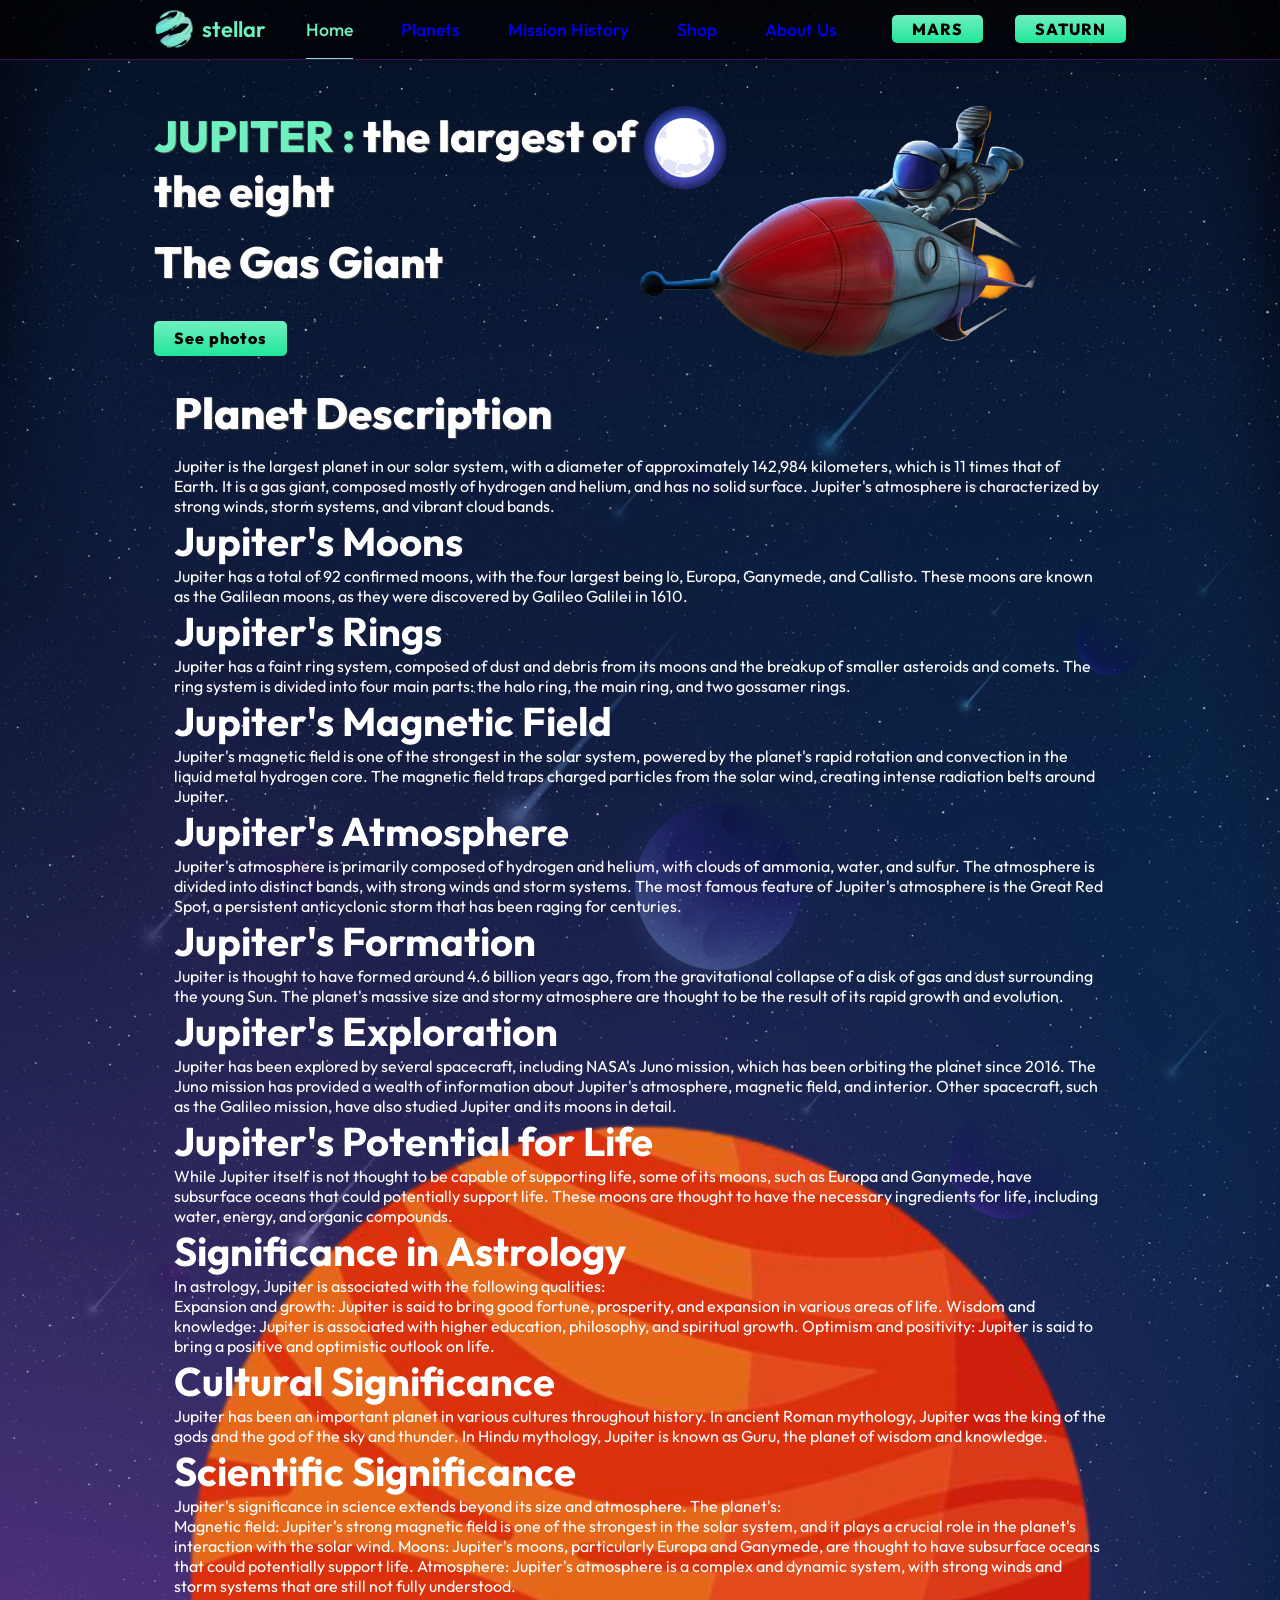
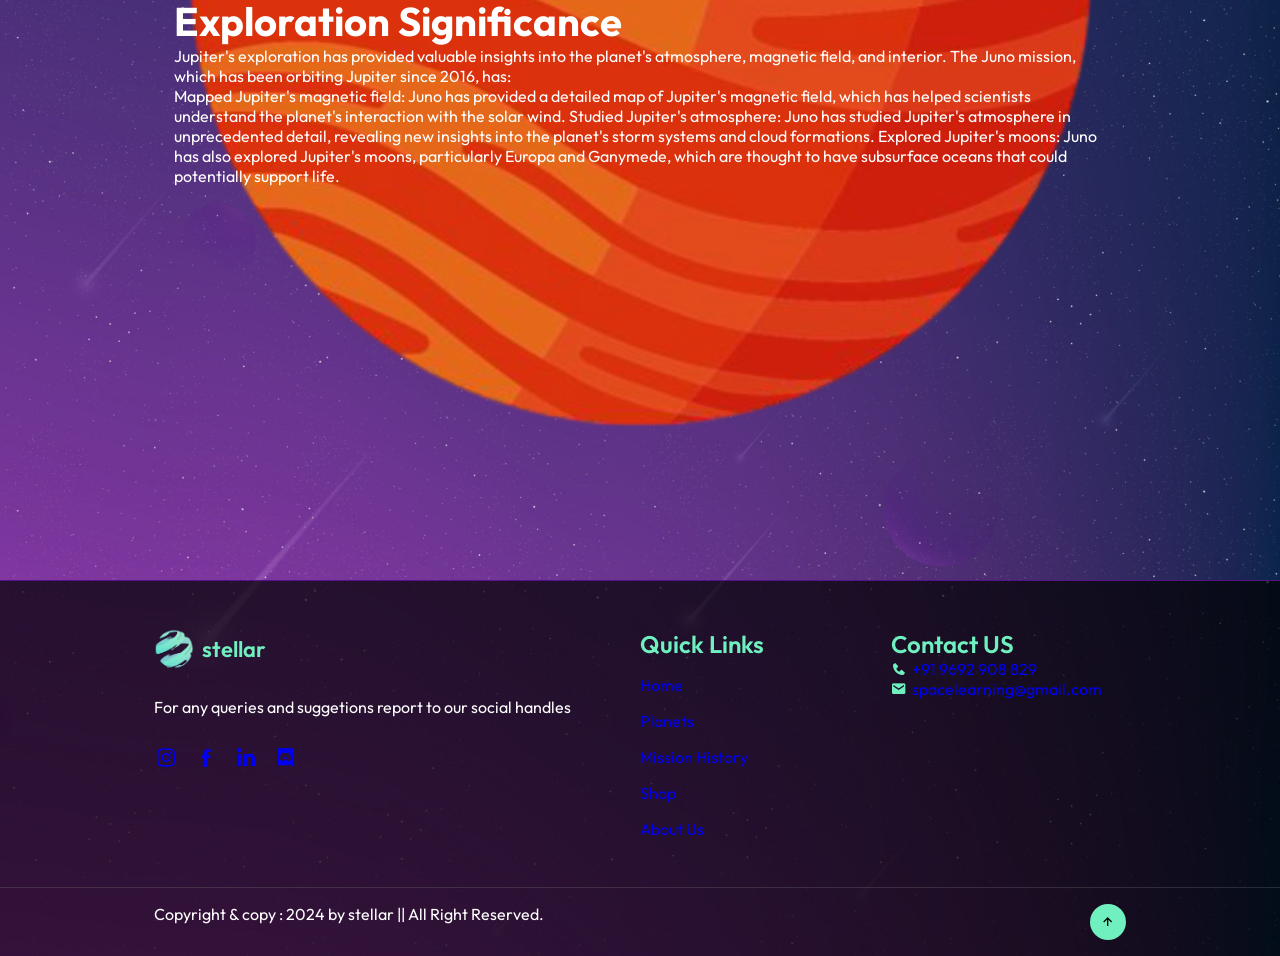
<file: Planets/5jupiter.html>
<!DOCTYPE html>
<html lang="en">
    <head>
        <meta charset="UTF-8">  
        <meta name="viewport" content="width=device-width, initial-scale=1.0">
        <title>Mercury</title>
        <link rel="stylesheet" href="planetstyle.css">
        <link href='https://unpkg.com/boxicons@2.1.4/css/boxicons.min.css' rel='stylesheet'>
    </head>

    <body></body>
        <header class="sticky">
            <a href="#home" class="logo"><img src="/img/logo.png" alt="">stellar</a>
            <ul class="navlist">
                <li class="liLink"><a href="#home" class="nav-item active">Home</a></li>
                <li class="liLink"><a href="#flight-list" class="nav-item">Planets</a></li>
                <li class="liLink"><a href="#mission-history" class="nav-item">Mission History</a></li>
                <li class="liLink"><a href="#shop" class="nav-item">Shop</a></li>
                <li class="liLink"><a href="#exp" class="nav-item">About Us</a></li>
            </ul>
            <div class="right-side"></div>
                <a href="4mars.html" class="marsBtn">MARS</a></div>
            </div>

            <div class="left-side"></div>
            <a href="6saturn.html" class="marsBtn">SATURN</a></div>
        </div>
        </header>

<!--       HOME SECTION FOR MERCURY             -->

        <section id="home" class="home">
            <div class="home-text">
                <h1><span>JUPITER : </span>the largest of the eight</h1>
                <h2>The Gas Giant</h2>
                <a href="#home" class="marsBtn">See photos</a>
            </div>

            <div class="home-img">
                <img src="/img/hero.png" alt="" class="hero">
                <img src="/img/light-moon.png" alt="" class="moon-light">
            </div>
            <div class="planet-description">
                <h2>Planet Description</h2>
                Jupiter is the largest planet in our solar system, with a diameter of approximately 142,984 kilometers, which is 11 times that of Earth. It is a gas giant, composed mostly of hydrogen and helium, and has no solid surface. Jupiter's atmosphere is characterized by strong winds, storm systems, and vibrant cloud bands.
                 <h3>Jupiter's Moons</h3>
                 Jupiter has a total of 92 confirmed moons, with the four largest being Io, Europa, Ganymede, and Callisto. These moons are known as the Galilean moons, as they were discovered by Galileo Galilei in 1610.
                 <h3>Jupiter's Rings</h3>
                 Jupiter has a faint ring system, composed of dust and debris from its moons and the breakup of smaller asteroids and comets. The ring system is divided into four main parts: the halo ring, the main ring, and two gossamer rings.
                 <h3>Jupiter's Magnetic Field</h3>
                 Jupiter's magnetic field is one of the strongest in the solar system, powered by the planet's rapid rotation and convection in the liquid metal hydrogen core. The magnetic field traps charged particles from the solar wind, creating intense radiation belts around Jupiter.
                 <h3>Jupiter's Atmosphere</h3>
                 Jupiter's atmosphere is primarily composed of hydrogen and helium, with clouds of ammonia, water, and sulfur. The atmosphere is divided into distinct bands, with strong winds and storm systems. The most famous feature of Jupiter's atmosphere is the Great Red Spot, a persistent anticyclonic storm that has been raging for centuries.
                 <h3>Jupiter's Formation</h3>
                 Jupiter is thought to have formed around 4.6 billion years ago, from the gravitational collapse of a disk of gas and dust surrounding the young Sun. The planet's massive size and stormy atmosphere are thought to be the result of its rapid growth and evolution.
                 <h3>Jupiter's Exploration</h3>
                 Jupiter has been explored by several spacecraft, including NASA's Juno mission, which has been orbiting the planet since 2016. The Juno mission has provided a wealth of information about Jupiter's atmosphere, magnetic field, and interior. Other spacecraft, such as the Galileo mission, have also studied Jupiter and its moons in detail.
                 <h3>Jupiter's Potential for Life</h3>
                  While Jupiter itself is not thought to be capable of supporting life, some of its moons, such as Europa and Ganymede, have subsurface oceans that could potentially support life. These moons are thought to have the necessary ingredients for life, including water, energy, and organic compounds.
                  <h3>Significance in Astrology</h3>
                  In astrology, Jupiter is associated with the following qualities:
                  <br>
                  Expansion and growth: Jupiter is said to bring good fortune, prosperity, and expansion in various areas of life.
                  Wisdom and knowledge: Jupiter is associated with higher education, philosophy, and spiritual growth.
                  Optimism and positivity: Jupiter is said to bring a positive and optimistic outlook on life.
                  <h3>Cultural Significance</h3> 
                  Jupiter has been an important planet in various cultures throughout history. In ancient Roman mythology, Jupiter was the king of the gods and the god of the sky and thunder. In Hindu mythology, Jupiter is known as Guru, the planet of wisdom and knowledge.
                 <h3>Scientific Significance</h3> 
                  Jupiter's significance in science extends beyond its size and atmosphere. The planet's:
                  <br>
                  Magnetic field: Jupiter's strong magnetic field is one of the strongest in the solar system, and it plays a crucial role in the planet's interaction with the solar wind.
                  Moons: Jupiter's moons, particularly Europa and Ganymede, are thought to have subsurface oceans that could potentially support life.
                  Atmosphere: Jupiter's atmosphere is a complex and dynamic system, with strong winds and storm systems that are still not fully understood.
                 <h3> Exploration Significance</h3>     
                  Jupiter's exploration has provided valuable insights into the planet's atmosphere, magnetic field, and interior. The Juno mission, which has been orbiting Jupiter since 2016, has:
                  <br>
                  Mapped Jupiter's magnetic field: Juno has provided a detailed map of Jupiter's magnetic field, which has helped scientists understand the planet's interaction with the solar wind.
                  Studied Jupiter's atmosphere: Juno has studied Jupiter's atmosphere in unprecedented detail, revealing new insights into the planet's storm systems and cloud formations.
                  Explored Jupiter's moons: Juno has also explored Jupiter's moons, particularly Europa and Ganymede, which are thought to have subsurface oceans that could potentially support life.



            </div>

            <div class="earth-rotate">
                <img src="/img/jupiter.png" alt="" class="earth">
            </div>

        </section>

<!--        END OF HOME SECTION FOR MEERCURY         -->

<!--START FOOTER-->
<footer>
    <div class="container-foot">

        <div class="leftBox">
            <a href="#" class="logo" ><img src="/img/logo.png" alt="">stellar</a>
            <p>For any queries and suggetions report to our social handles </p>
            <ul class="social-media">
                <li><a href="https://www.instagram.com/joyelmajhi?utm_source=ig_web_button_share_sheet&igsh=ZDNlZDc0MzIxNw=="><i class='bx bxl-instagram'></i></a></li>
                <li><a href="#"><i class='bx bxl-facebook'></i></a></li>
                <li><a href="https://www.linkedin.com/in/joyel-majhi-8a2637304/"><i class='bx bxl-linkedin'></i></a></li>
                <li><a href="https://discord.gg/6XqZPSBbBu"><i class='bx bxl-discord'></i></a></li>
            </ul>
        </div>

        <div class="centerBox">
            <h3 class="title">Quick Links</h3>
            <ul class="quick-menu">
                <li class="liLink"><a href="#home" class="nav-item active">Home</a></li>
                <li class="liLink"><a href="#planets" class="nav-item">Planets</a></li>
                <li class="liLink"><a href="#mission-history" class="nav-item">Mission History</a></li>
                <li class="liLink"><a href="#shop" class="nav-item">Shop</a></li>
                <li class="liLink"><a href="#about-us" class="nav-item">About Us</a></li>
            </ul>
        </div>

        <div class="rightBox">
            <h3 class="title">Contact US</h3>
            <ul class="info">
                <li><span><i class='bx bxs-phone'></i><p><a href="#">+91 9692 908 829</a></p></span></li>
                <li><span><i class='bx bxs-envelope'></i><p><a href="#">spacelearning@gmail.com</a></p></span></li>
            </ul>
        </div>
    </div>
</footer>
<!---END FOOTER--->

<div class="copyright">
    <p>Copyright & copy : 2024 by stellar || All Right Reserved.</p>
    <a href="#home"><i class="bx bx-up-arrow-alt"></i></a>
</div>


</html>
</file>
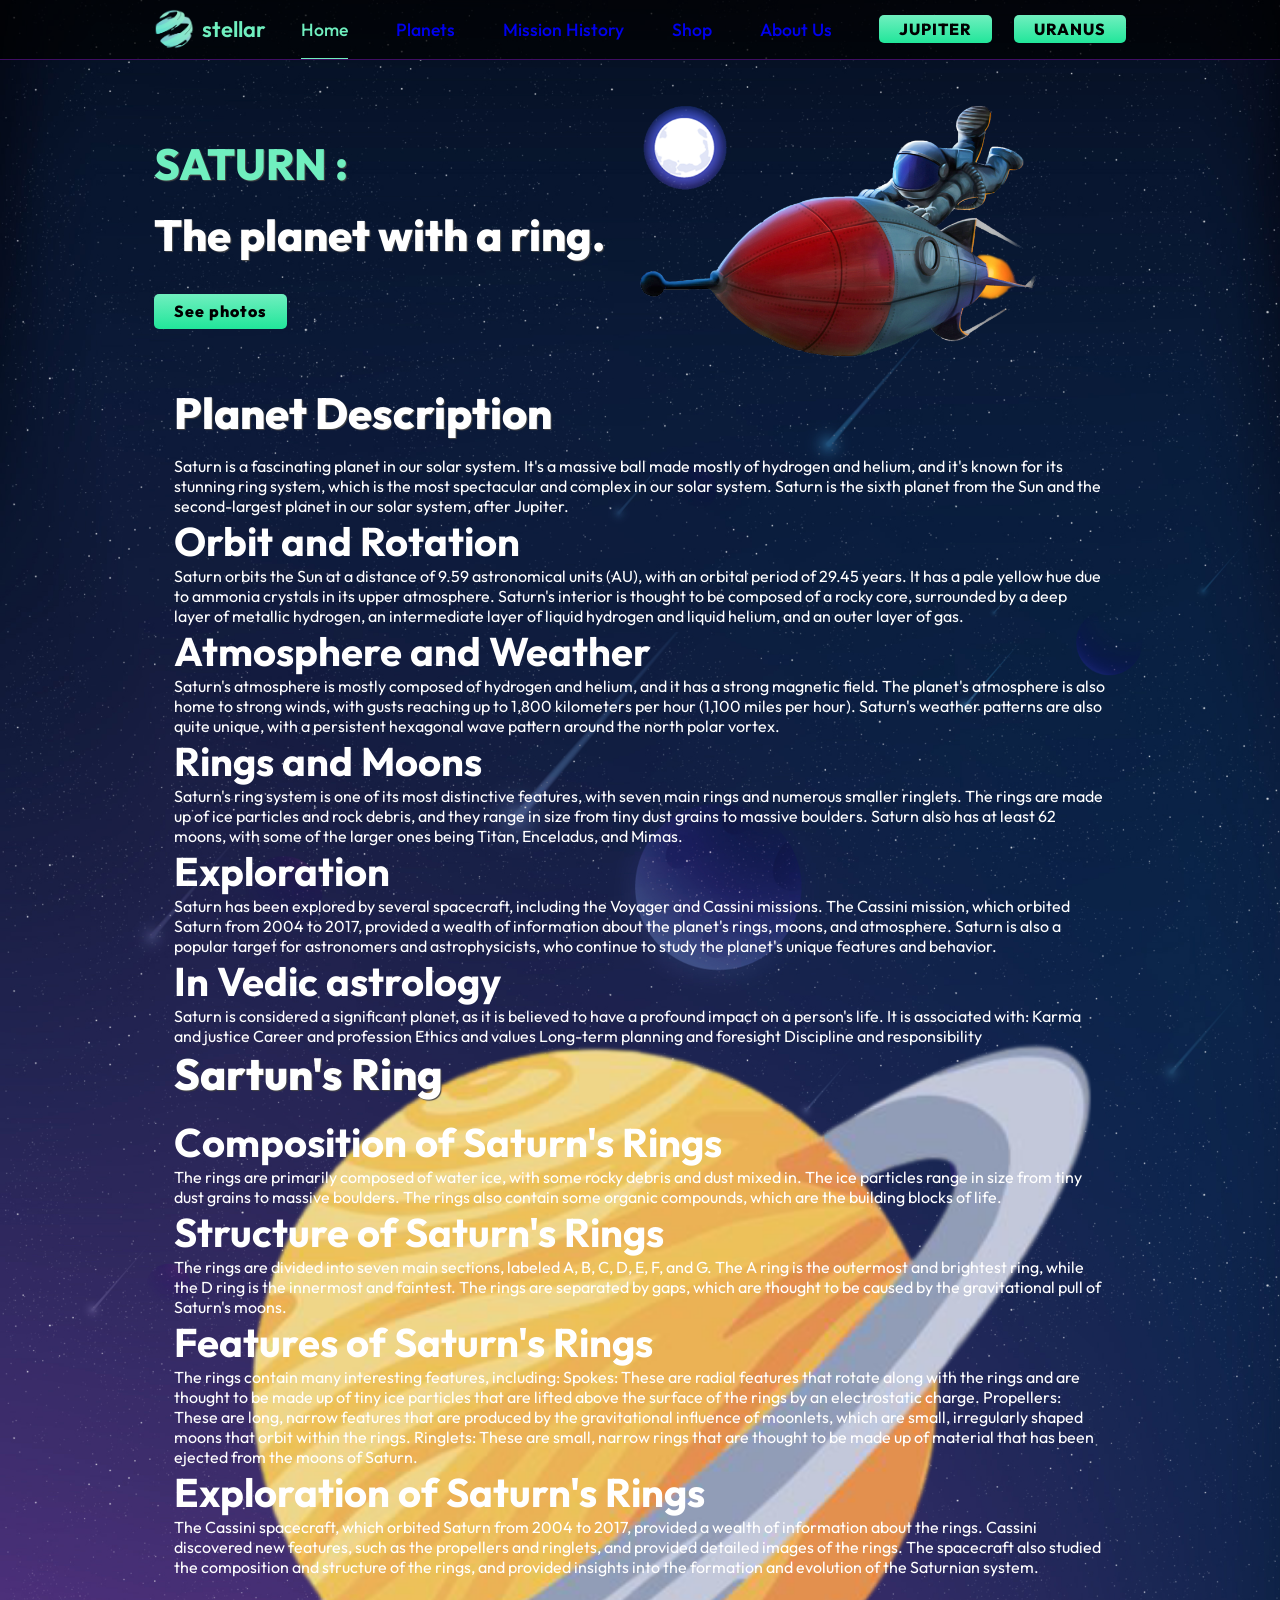
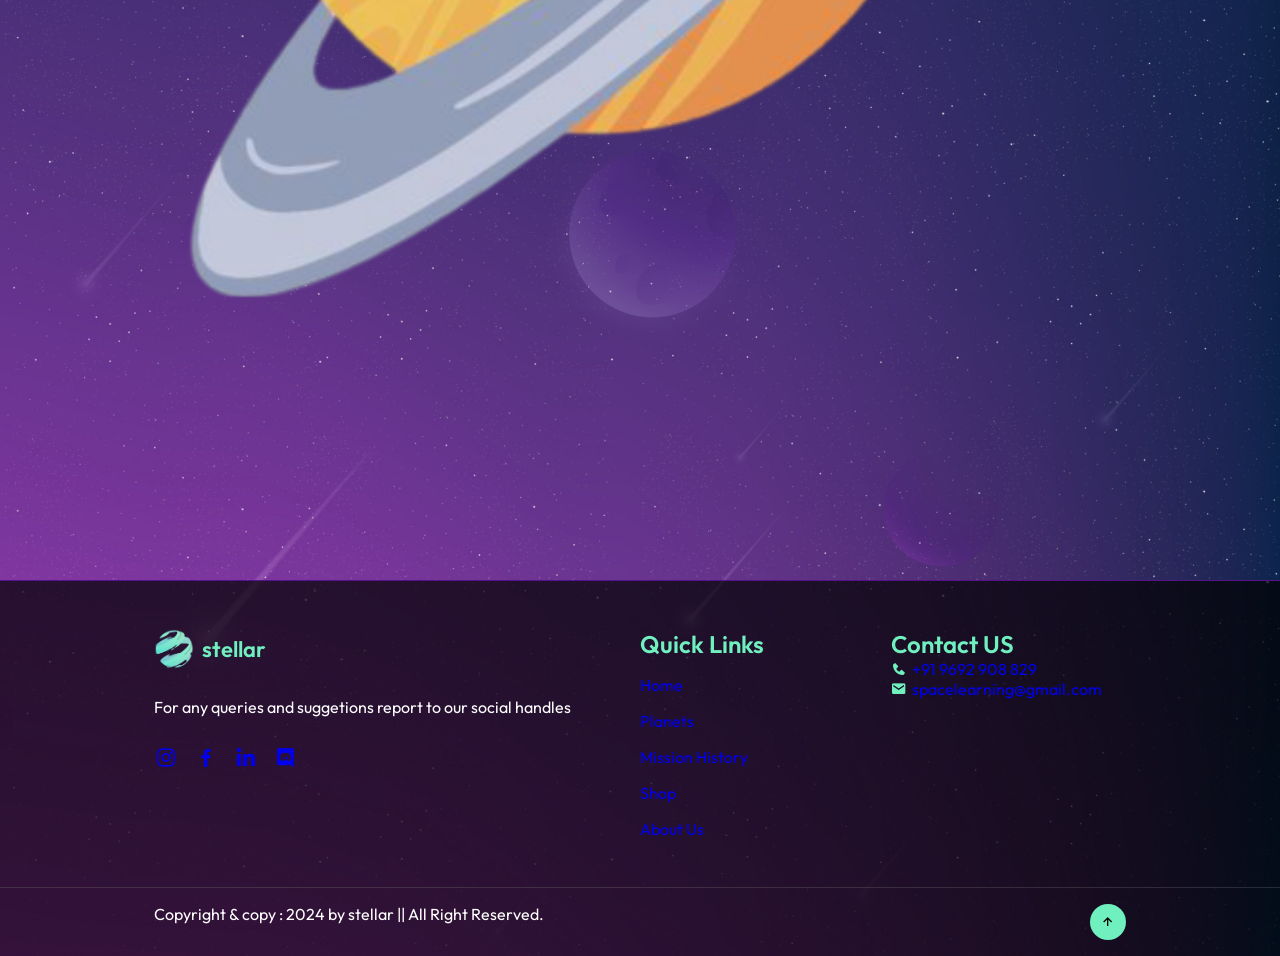
<file: Planets/6saturn.html>
<!DOCTYPE html>
<html lang="en">
    <head>
        <meta charset="UTF-8">  
        <meta name="viewport" content="width=device-width, initial-scale=1.0">
        <title>Mercury</title>
        <link rel="stylesheet" href="planetstyle.css">
        <link href='https://unpkg.com/boxicons@2.1.4/css/boxicons.min.css' rel='stylesheet'>
    </head>

    <body></body>
        <header class="sticky">
            <a href="#home" class="logo"><img src="/img/logo.png" alt="">stellar</a>
            <ul class="navlist">
                <li class="liLink"><a href="#home" class="nav-item active">Home</a></li>
                <li class="liLink"><a href="#flight-list" class="nav-item">Planets</a></li>
                <li class="liLink"><a href="#mission-history" class="nav-item">Mission History</a></li>
                <li class="liLink"><a href="#shop" class="nav-item">Shop</a></li>
                <li class="liLink"><a href="#exp" class="nav-item">About Us</a></li>
            </ul>
            <div class="right-side"></div>
                <a href="5jupiter.html" class="marsBtn">JUPITER</a></div>
            </div>

            <div class="left-side"></div>
            <a href="7uranus.html" class="marsBtn">URANUS</a></div>
        </div>
        </header>

<!--       HOME SECTION FOR MERCURY             -->

        <section id="home" class="home">
            <div class="home-text">
                <h1><span>SATURN : </span></h1>
                <h2>The planet with a ring.</h2>
                <a href="#home" class="marsBtn">See photos</a>
            </div>

            <div class="home-img">
                <img src="/img/hero.png" alt="" class="hero">
                <img src="/img/light-moon.png" alt="" class="moon-light">
            </div>
            <div class="planet-description">
                <h2>Planet Description</h2>
                Saturn is a fascinating planet in our solar system. It's a massive ball made mostly of hydrogen and helium, and it's known for its stunning ring system, which is the most spectacular and complex in our solar system. Saturn is the sixth planet from the Sun and the second-largest planet in our solar system, after Jupiter.
                <h3>Orbit and Rotation</h3>             
                Saturn orbits the Sun at a distance of 9.59 astronomical units (AU), with an orbital period of 29.45 years. It has a pale yellow hue due to ammonia crystals in its upper atmosphere. Saturn's interior is thought to be composed of a rocky core, surrounded by a deep layer of metallic hydrogen, an intermediate layer of liquid hydrogen and liquid helium, and an outer layer of gas.   
                <h3>Atmosphere and Weather</h3>               
                Saturn's atmosphere is mostly composed of hydrogen and helium, and it has a strong magnetic field. The planet's atmosphere is also home to strong winds, with gusts reaching up to 1,800 kilometers per hour (1,100 miles per hour). Saturn's weather patterns are also quite unique, with a persistent hexagonal wave pattern around the north polar vortex.               
                <h3>Rings and Moons</h3>          
                Saturn's ring system is one of its most distinctive features, with seven main rings and numerous smaller ringlets. The rings are made up of ice particles and rock debris, and they range in size from tiny dust grains to massive boulders. Saturn also has at least 62 moons, with some of the larger ones being Titan, Enceladus, and Mimas.
                <h3>Exploration</h3>        
                Saturn has been explored by several spacecraft, including the Voyager and Cassini missions. The Cassini mission, which orbited Saturn from 2004 to 2017, provided a wealth of information about the planet's rings, moons, and atmosphere. Saturn is also a popular target for astronomers and astrophysicists, who continue to study the planet's unique features and behavior.
                <h3>In Vedic astrology</h3>
                Saturn is considered a significant planet, as it is believed to have a profound impact on a person's life. It is associated with:
                Karma and justice
                Career and profession
                Ethics and values
                Long-term planning and foresight
                Discipline and responsibility       
                <h2>Sartun's Ring</h2>
                <h3>Composition of Saturn's Rings</h3>
                The rings are primarily composed of water ice, with some rocky debris and dust mixed in.
                The ice particles range in size from tiny dust grains to massive boulders.
                The rings also contain some organic compounds, which are the building blocks of life.
                <h3> Structure of Saturn's Rings</h3>
                The rings are divided into seven main sections, labeled A, B, C, D, E, F, and G.
                The A ring is the outermost and brightest ring, while the D ring is the innermost and faintest.
                The rings are separated by gaps, which are thought to be caused by the gravitational pull of Saturn's moons.
                <h3>Features of Saturn's Rings</h3>
                The rings contain many interesting features, including:
                Spokes: These are radial features that rotate along with the rings and are thought to be made up of tiny ice particles that are lifted above the surface of the rings by an electrostatic charge.
                Propellers: These are long, narrow features that are produced by the gravitational influence of moonlets, which are small, irregularly shaped moons that orbit within the rings.
                Ringlets: These are small, narrow rings that are thought to be made up of material that has been ejected from the moons of Saturn.
              <h3>Exploration of Saturn's Rings</h3>
               The Cassini spacecraft, which orbited Saturn from 2004 to 2017, provided a wealth of information about the rings.
               Cassini discovered new features, such as the propellers and ringlets, and provided detailed images of the rings.
               The spacecraft also studied the composition and structure of the rings, and provided insights into the formation and evolution of the Saturnian system.

       
            </div>

            <div class="earth-rotate">
                <img src="/img/Saturn.png" alt="" class="earth">
            </div>

        </section>

<!--        END OF HOME SECTION FOR MEERCURY         -->

<!--START FOOTER-->
<footer>
    <div class="container-foot">

        <div class="leftBox">
            <a href="#" class="logo" ><img src="/img/logo.png" alt="">stellar</a>
            <p>For any queries and suggetions report to our social handles </p>
            <ul class="social-media">
                <li><a href="https://www.instagram.com/joyelmajhi?utm_source=ig_web_button_share_sheet&igsh=ZDNlZDc0MzIxNw=="><i class='bx bxl-instagram'></i></a></li>
                <li><a href="#"><i class='bx bxl-facebook'></i></a></li>
                <li><a href="https://www.linkedin.com/in/joyel-majhi-8a2637304/"><i class='bx bxl-linkedin'></i></a></li>
                <li><a href="https://discord.gg/6XqZPSBbBu"><i class='bx bxl-discord'></i></a></li>
            </ul>
        </div>

        <div class="centerBox">
            <h3 class="title">Quick Links</h3>
            <ul class="quick-menu">
                <li class="liLink"><a href="#home" class="nav-item active">Home</a></li>
                <li class="liLink"><a href="#planets" class="nav-item">Planets</a></li>
                <li class="liLink"><a href="#mission-history" class="nav-item">Mission History</a></li>
                <li class="liLink"><a href="#shop" class="nav-item">Shop</a></li>
                <li class="liLink"><a href="#about-us" class="nav-item">About Us</a></li>
            </ul>
        </div>

        <div class="rightBox">
            <h3 class="title">Contact US</h3>
            <ul class="info">
                <li><span><i class='bx bxs-phone'></i><p><a href="#">+91 9692 908 829</a></p></span></li>
                <li><span><i class='bx bxs-envelope'></i><p><a href="#">spacelearning@gmail.com</a></p></span></li>
            </ul>
        </div>
    </div>
</footer>
<!---END FOOTER--->

<div class="copyright">
    <p>Copyright & copy : 2024 by stellar || All Right Reserved.</p>
    <a href="#home"><i class="bx bx-up-arrow-alt"></i></a>
</div>


</html>
</file>
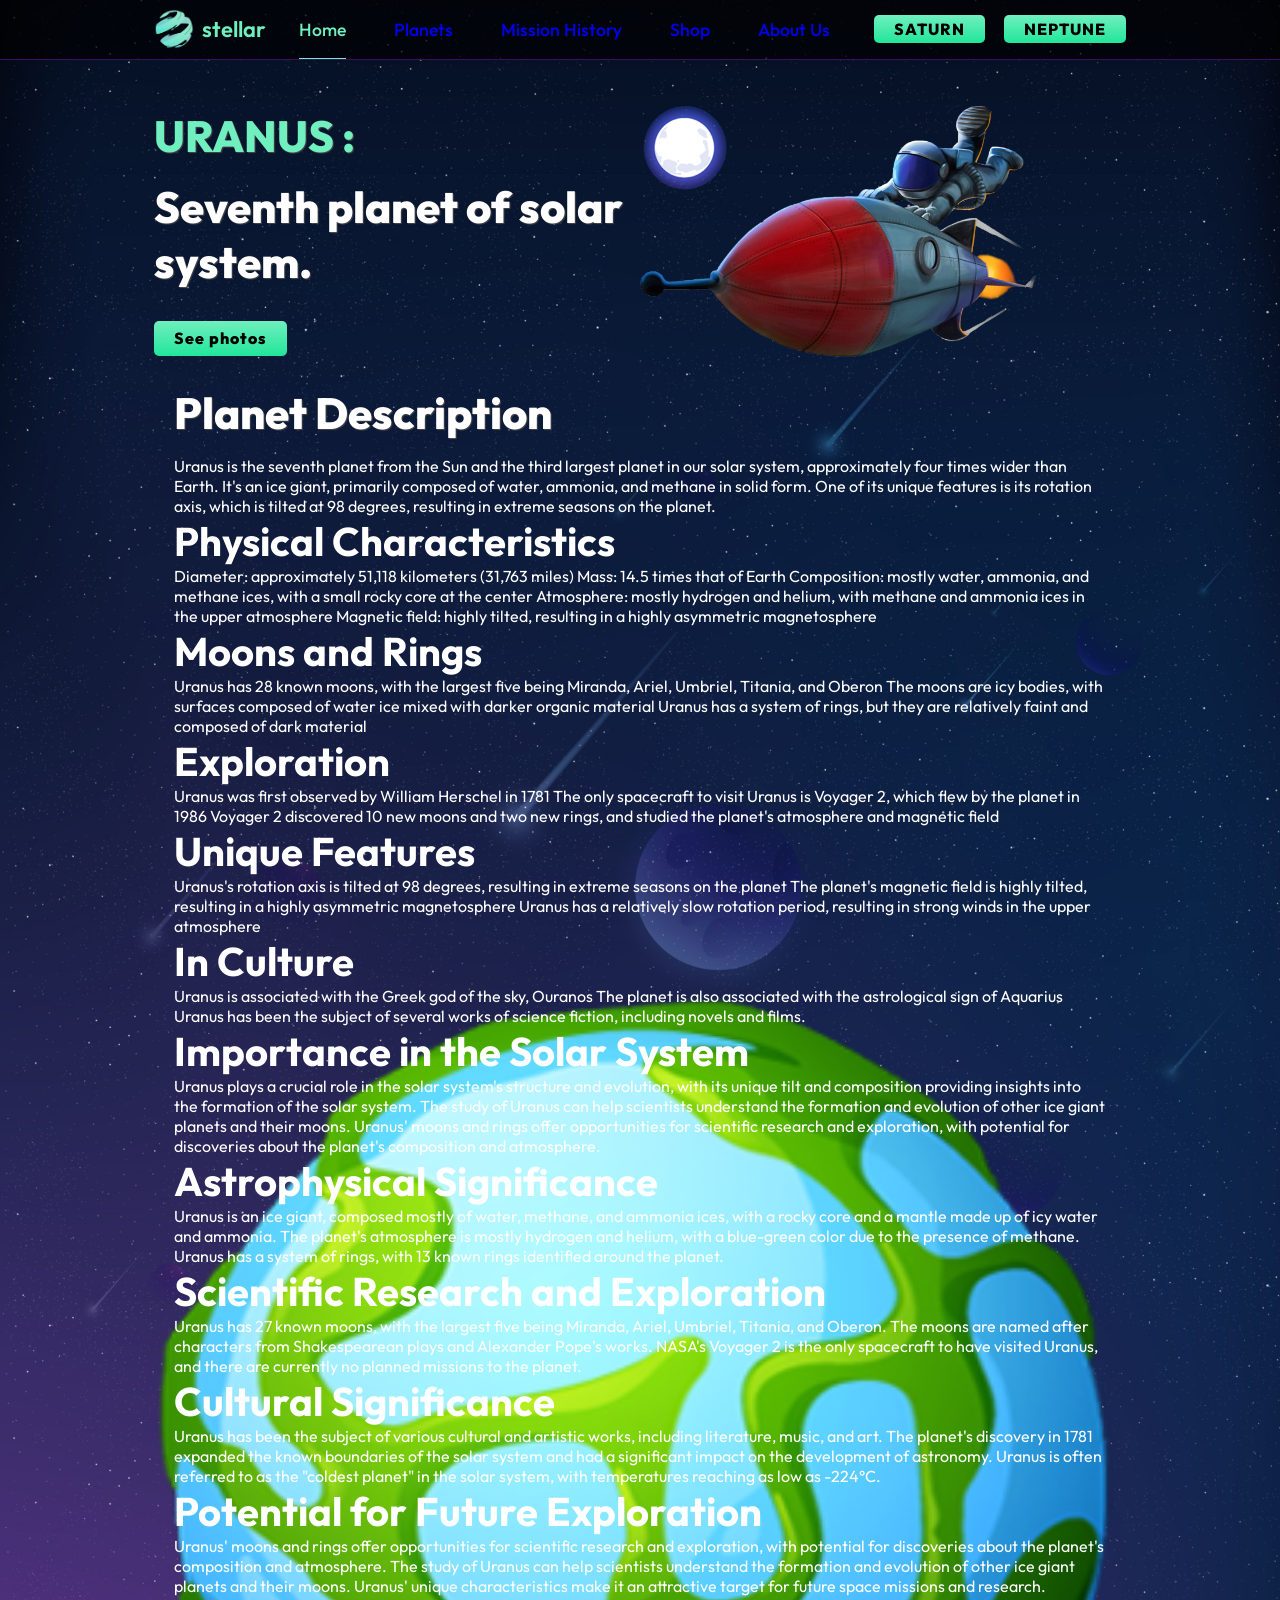
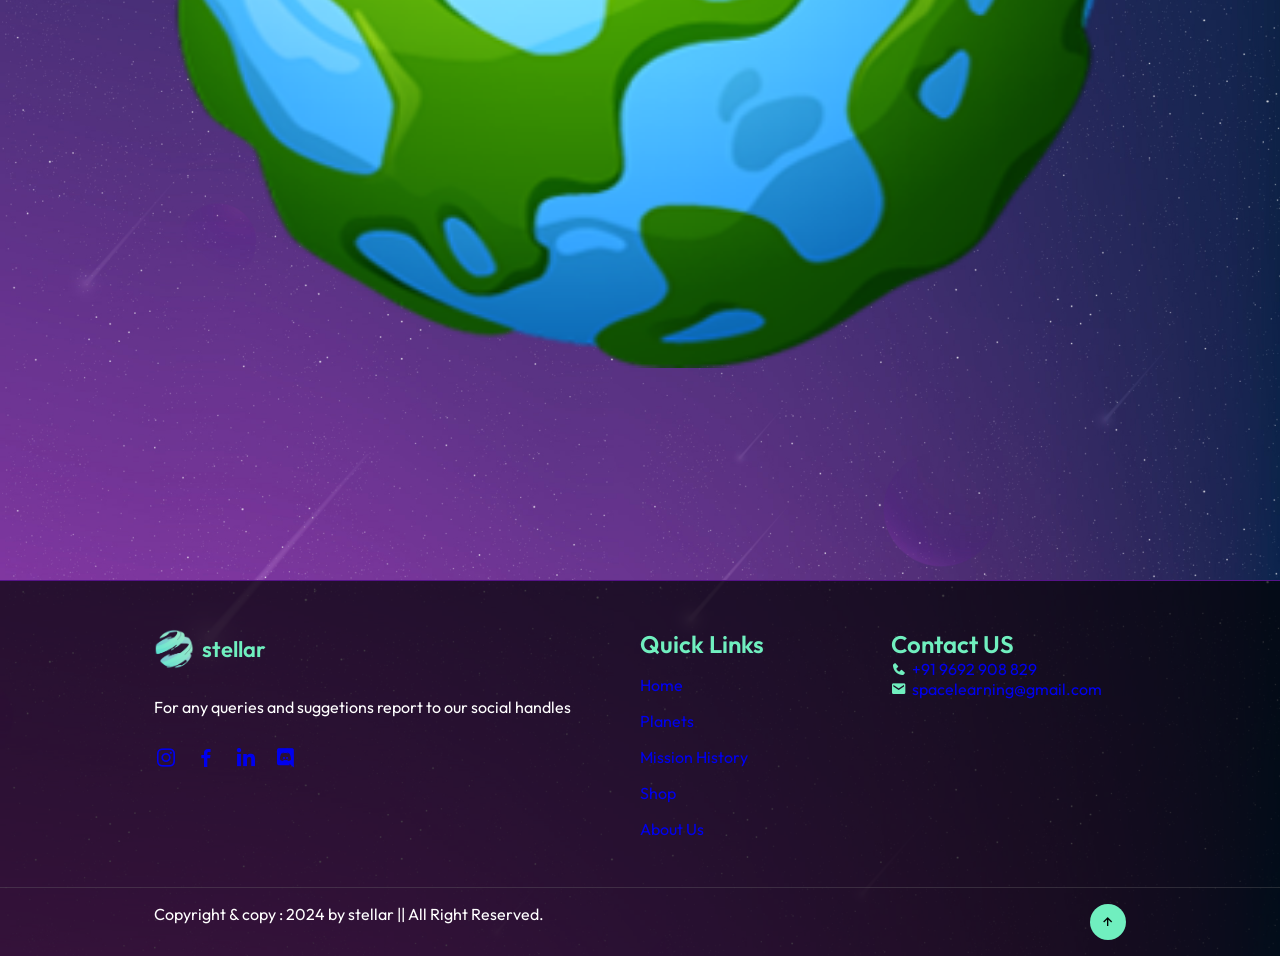
<file: Planets/7uranus.html>
<!DOCTYPE html>
<html lang="en">
    <head>
        <meta charset="UTF-8">  
        <meta name="viewport" content="width=device-width, initial-scale=1.0">
        <title>Mercury</title>
        <link rel="stylesheet" href="planetstyle.css">
        <link href='https://unpkg.com/boxicons@2.1.4/css/boxicons.min.css' rel='stylesheet'>
    </head>

    <body></body>
        <header class="sticky">
            <a href="#home" class="logo"><img src="/img/logo.png" alt="">stellar</a>
            <ul class="navlist">
                <li class="liLink"><a href="#home" class="nav-item active">Home</a></li>
                <li class="liLink"><a href="#flight-list" class="nav-item">Planets</a></li>
                <li class="liLink"><a href="#mission-history" class="nav-item">Mission History</a></li>
                <li class="liLink"><a href="#shop" class="nav-item">Shop</a></li>
                <li class="liLink"><a href="#exp" class="nav-item">About Us</a></li>
            </ul>
            <div class="right-side"></div>
                <a href="6saturn.html" class="marsBtn">SATURN</a></div>
            </div>

            <div class="left-side"></div>
            <a href="8neptune.html" class="marsBtn">NEPTUNE</a></div>
        </div>
        </header>

<!--       HOME SECTION FOR MERCURY             -->

        <section id="home" class="home">
            <div class="home-text">
                <h1><span>URANUS : </span></h1>
                <h2>Seventh planet of solar system.</h2>
                <a href="#home" class="marsBtn">See photos</a>
            </div>

            <div class="home-img">
                <img src="/img/hero.png" alt="" class="hero">
                <img src="/img/light-moon.png" alt="" class="moon-light">
            </div>
            <div class="planet-description">
                <h2>Planet Description</h2>
                Uranus is the seventh planet from the Sun and the third largest planet in our solar system, approximately four times wider than Earth. It's an ice giant, primarily composed of water, ammonia, and methane in solid form. One of its unique features is its rotation axis, which is tilted at 98 degrees, resulting in extreme seasons on the planet.

                <h3>Physical Characteristics</h3>   
                Diameter: approximately 51,118 kilometers (31,763 miles)
                Mass: 14.5 times that of Earth
                Composition: mostly water, ammonia, and methane ices, with a small rocky core at the center
                Atmosphere: mostly hydrogen and helium, with methane and ammonia ices in the upper atmosphere
                Magnetic field: highly tilted, resulting in a highly asymmetric magnetosphere
               <h3> Moons and Rings</h3>      
                Uranus has 28 known moons, with the largest five being Miranda, Ariel, Umbriel, Titania, and Oberon
                The moons are icy bodies, with surfaces composed of water ice mixed with darker organic material
                Uranus has a system of rings, but they are relatively faint and composed of dark material
                <h3>Exploration</h3>  
                Uranus was first observed by William Herschel in 1781
                The only spacecraft to visit Uranus is Voyager 2, which flew by the planet in 1986
                Voyager 2 discovered 10 new moons and two new rings, and studied the planet's atmosphere and magnetic field
                <h3>Unique Features</h3>      
                Uranus's rotation axis is tilted at 98 degrees, resulting in extreme seasons on the planet
                The planet's magnetic field is highly tilted, resulting in a highly asymmetric magnetosphere
                Uranus has a relatively slow rotation period, resulting in strong winds in the upper atmosphere
                <h3>In Culture</h3>     
                Uranus is associated with the Greek god of the sky, Ouranos
                The planet is also associated with the astrological sign of Aquarius
                Uranus has been the subject of several works of science fiction, including novels and films.
                <h3>Importance in the Solar System</h3>
                Uranus plays a crucial role in the solar system's structure and evolution, with its unique tilt and composition providing insights into the formation of the solar system.
                The study of Uranus can help scientists understand the formation and evolution of other ice giant planets and their moons.
                Uranus' moons and rings offer opportunities for scientific research and exploration, with potential for discoveries about the planet's composition and atmosphere.
               <h3>Astrophysical Significance</h3>
                Uranus is an ice giant, composed mostly of water, methane, and ammonia ices, with a rocky core and a mantle made up of icy water and ammonia.
                The planet's atmosphere is mostly hydrogen and helium, with a blue-green color due to the presence of methane.
               Uranus has a system of rings, with 13 known rings identified around the planet.
              <h3>Scientific Research and Exploration</h3>
               Uranus has 27 known moons, with the largest five being Miranda, Ariel, Umbriel, Titania, and Oberon.
               The moons are named after characters from Shakespearean plays and Alexander Pope's works.
               NASA's Voyager 2 is the only spacecraft to have visited Uranus, and there are currently no planned missions to the planet.
              <h3>Cultural Significance</h3>
             Uranus has been the subject of various cultural and artistic works, including literature, music, and art.
             The planet's discovery in 1781 expanded the known boundaries of the solar system and had a significant impact on the development of astronomy.
             Uranus is often referred to as the "coldest planet" in the solar system, with temperatures reaching as low as -224°C.
             <h3>Potential for Future Exploration</h3>
             Uranus' moons and rings offer opportunities for scientific research and exploration, with potential for discoveries about the planet's composition and atmosphere.
             The study of Uranus can help scientists understand the formation and evolution of other ice giant planets and their moons.
             Uranus' unique characteristics make it an attractive target for future space missions and research.


                
            </div>

            <div class="earth-rotate">
                <img src="/img/uranus.png" alt="" class="earth">
            </div>

        </section>

<!--        END OF HOME SECTION FOR MEERCURY         -->

<!--START FOOTER-->
<footer>
    <div class="container-foot">

        <div class="leftBox">
            <a href="#" class="logo" ><img src="/img/logo.png" alt="">stellar</a>
            <p>For any queries and suggetions report to our social handles </p>
            <ul class="social-media">
                <li><a href="https://www.instagram.com/joyelmajhi?utm_source=ig_web_button_share_sheet&igsh=ZDNlZDc0MzIxNw=="><i class='bx bxl-instagram'></i></a></li>
                <li><a href="#"><i class='bx bxl-facebook'></i></a></li>
                <li><a href="https://www.linkedin.com/in/joyel-majhi-8a2637304/"><i class='bx bxl-linkedin'></i></a></li>
                <li><a href="https://discord.gg/6XqZPSBbBu"><i class='bx bxl-discord'></i></a></li>
            </ul>
        </div>

        <div class="centerBox">
            <h3 class="title">Quick Links</h3>
            <ul class="quick-menu">
                <li class="liLink"><a href="#home" class="nav-item active">Home</a></li>
                <li class="liLink"><a href="#planets" class="nav-item">Planets</a></li>
                <li class="liLink"><a href="#mission-history" class="nav-item">Mission History</a></li>
                <li class="liLink"><a href="#shop" class="nav-item">Shop</a></li>
                <li class="liLink"><a href="#about-us" class="nav-item">About Us</a></li>
            </ul>
        </div>

        <div class="rightBox">
            <h3 class="title">Contact US</h3>
            <ul class="info">
                <li><span><i class='bx bxs-phone'></i><p><a href="#">+91 9692 908 829</a></p></span></li>
                <li><span><i class='bx bxs-envelope'></i><p><a href="#">spacelearning@gmail.com</a></p></span></li>
            </ul>
        </div>
    </div>
</footer>
<!---END FOOTER--->

<div class="copyright">
    <p>Copyright & copy : 2024 by stellar || All Right Reserved.</p>
    <a href="#home"><i class="bx bx-up-arrow-alt"></i></a>
</div>


</html>
</file>
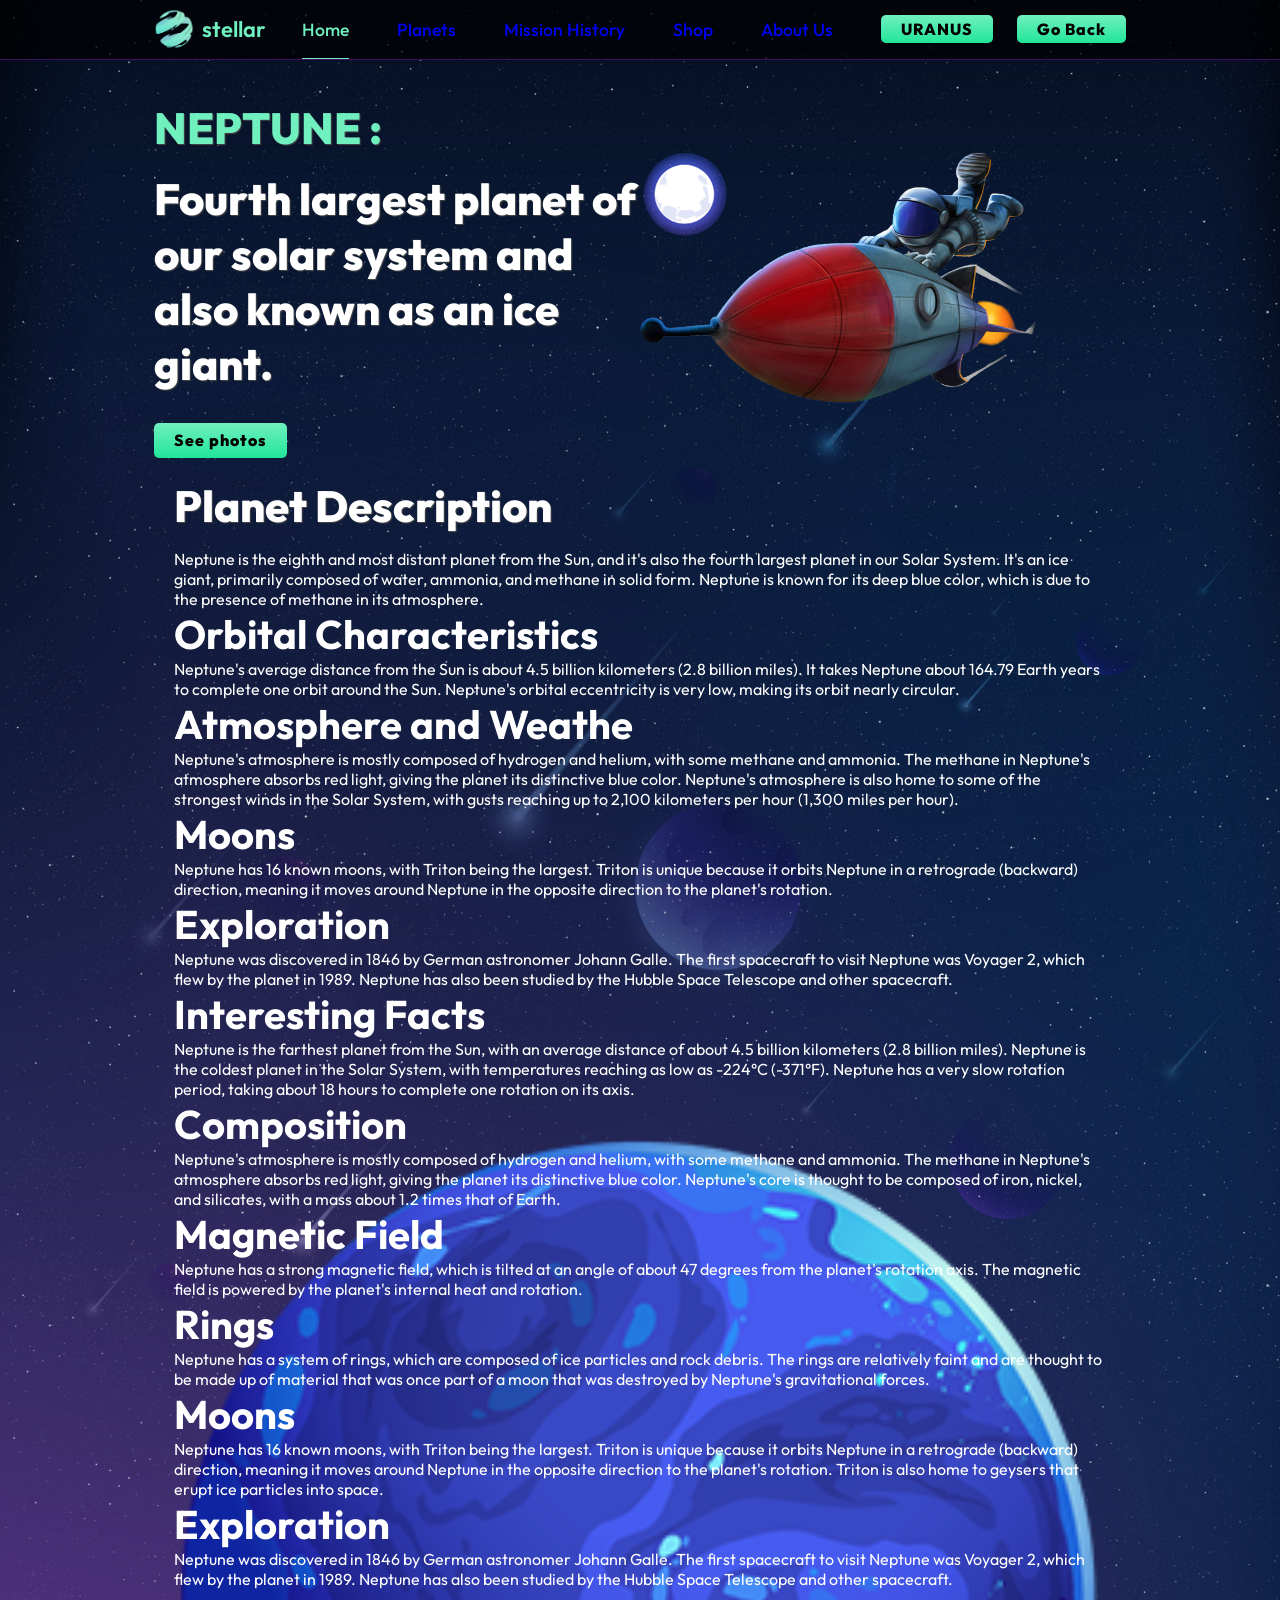
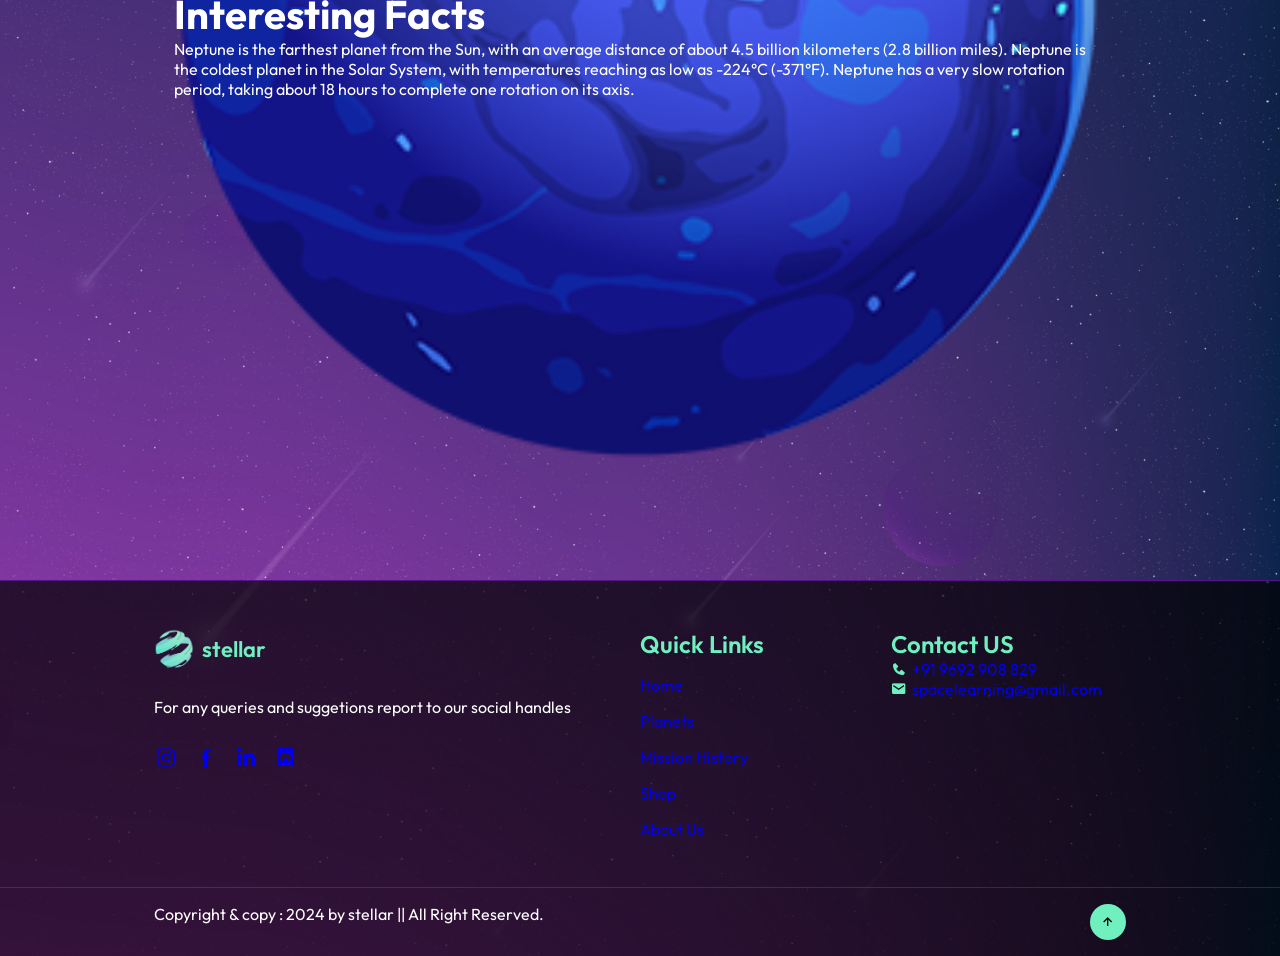
<file: Planets/8neptune.html>
<!DOCTYPE html>
<html lang="en">
    <head>
        <meta charset="UTF-8">  
        <meta name="viewport" content="width=device-width, initial-scale=1.0">
        <title>Mercury</title>
        <link rel="stylesheet" href="planetstyle.css">
        <link href='https://unpkg.com/boxicons@2.1.4/css/boxicons.min.css' rel='stylesheet'>
    </head>

    <body></body>
        <header class="sticky">
            <a href="#home" class="logo"><img src="/img/logo.png" alt="">stellar</a>
            <ul class="navlist">
                <li class="liLink"><a href="#home" class="nav-item active">Home</a></li>
                <li class="liLink"><a href="#flight-list" class="nav-item">Planets</a></li>
                <li class="liLink"><a href="#mission-history" class="nav-item">Mission History</a></li>
                <li class="liLink"><a href="#shop" class="nav-item">Shop</a></li>
                <li class="liLink"><a href="#exp" class="nav-item">About Us</a></li>
            </ul>
            <div class="right-side"></div>
                <a href="7uranus.html" class="marsBtn">URANUS</a></div>
            </div>

            <div class="left-side"></div>
            <a href="/Home/index.html" class="marsBtn">Go Back</a></div>
        </div>
        </header>

<!--       HOME SECTION FOR MERCURY             -->

        <section id="home" class="home">
            <div class="home-text">
                <h1><span>NEPTUNE : </span></h1>
                <h2>Fourth largest planet of our solar system and also known as an ice giant.</h2>
                <a href="#home" class="marsBtn">See photos</a>
            </div>

            <div class="home-img">
                <img src="/img/hero.png" alt="" class="hero">
                <img src="/img/light-moon.png" alt="" class="moon-light">
            </div>
            <div class="planet-description">
                <h2>Planet Description</h2>
                Neptune is the eighth and most distant planet from the Sun, and it's also the fourth largest planet in our Solar System. It's an ice giant, primarily composed of water, ammonia, and methane in solid form. Neptune is known for its deep blue color, which is due to the presence of methane in its atmosphere.
              <h3>Orbital Characteristics</h3>
               Neptune's average distance from the Sun is about 4.5 billion kilometers (2.8 billion miles).
               It takes Neptune about 164.79 Earth years to complete one orbit around the Sun.
              Neptune's orbital eccentricity is very low, making its orbit nearly circular.
             <h3>Atmosphere and Weathe</h3>
             Neptune's atmosphere is mostly composed of hydrogen and helium, with some methane and ammonia.
             The methane in Neptune's atmosphere absorbs red light, giving the planet its distinctive blue color.
             Neptune's atmosphere is also home to some of the strongest winds in the Solar System, with gusts reaching up to 2,100 kilometers per hour (1,300 miles per hour).
             <h3>Moons</h3>
             Neptune has 16 known moons, with Triton being the largest.
             Triton is unique because it orbits Neptune in a retrograde (backward) direction, meaning it moves around Neptune in the opposite direction to the planet's rotation.
             <h3>Exploration</h3> 
             Neptune was discovered in 1846 by German astronomer Johann Galle.
             The first spacecraft to visit Neptune was Voyager 2, which flew by the planet in 1989.
             Neptune has also been studied by the Hubble Space Telescope and other spacecraft.
             <h3>Interesting Facts</h3> 
             Neptune is the farthest planet from the Sun, with an average distance of about 4.5 billion kilometers (2.8 billion miles).
             Neptune is the coldest planet in the Solar System, with temperatures reaching as low as -224°C (-371°F).
             Neptune has a very slow rotation period, taking about 18 hours to complete one rotation on its axis.
             <h3>Composition</h3> 
              Neptune's atmosphere is mostly composed of hydrogen and helium, with some methane and ammonia.
              The methane in Neptune's atmosphere absorbs red light, giving the planet its distinctive blue color.
              Neptune's core is thought to be composed of iron, nickel, and silicates, with a mass about 1.2 times that of Earth.
             <h3>Magnetic Field</h3> 
             Neptune has a strong magnetic field, which is tilted at an angle of about 47 degrees from the planet's rotation axis.
             The magnetic field is powered by the planet's internal heat and rotation.
             <h3>Rings</h3> 
              Neptune has a system of rings, which are composed of ice particles and rock debris.
              The rings are relatively faint and are thought to be made up of material that was once part of a moon that was destroyed by Neptune's gravitational forces.
              <h3>Moons</h3> 
             Neptune has 16 known moons, with Triton being the largest.
             Triton is unique because it orbits Neptune in a retrograde (backward) direction, meaning it moves around Neptune in the opposite direction to the planet's rotation.
             Triton is also home to geysers that erupt ice particles into space.
             <h3>Exploration</h3> 
             Neptune was discovered in 1846 by German astronomer Johann Galle.
             The first spacecraft to visit Neptune was Voyager 2, which flew by the planet in 1989.
             Neptune has also been studied by the Hubble Space Telescope and other spacecraft.
             <h3>Interesting Facts</h3> 
             Neptune is the farthest planet from the Sun, with an average distance of about 4.5 billion kilometers (2.8 billion miles).
             Neptune is the coldest planet in the Solar System, with temperatures reaching as low as -224°C (-371°F).
             Neptune has a very slow rotation period, taking about 18 hours to complete one rotation on its axis.



            </div>

            <div class="earth-rotate">
                <img src="/img/neptune.png" alt="" class="earth">
            </div>

        </section>

<!--        END OF HOME SECTION FOR MEERCURY         -->

<!--START FOOTER-->
<footer>
    <div class="container-foot">

        <div class="leftBox">
            <a href="#" class="logo" ><img src="/img/logo.png" alt="">stellar</a>
            <p>For any queries and suggetions report to our social handles </p>
            <ul class="social-media">
                <li><a href="https://www.instagram.com/joyelmajhi?utm_source=ig_web_button_share_sheet&igsh=ZDNlZDc0MzIxNw=="><i class='bx bxl-instagram'></i></a></li>
                <li><a href="#"><i class='bx bxl-facebook'></i></a></li>
                <li><a href="https://www.linkedin.com/in/joyel-majhi-8a2637304/"><i class='bx bxl-linkedin'></i></a></li>
                <li><a href="https://discord.gg/6XqZPSBbBu"><i class='bx bxl-discord'></i></a></li>
            </ul>
        </div>

        <div class="centerBox">
            <h3 class="title">Quick Links</h3>
            <ul class="quick-menu">
                <li class="liLink"><a href="#home" class="nav-item active">Home</a></li>
                <li class="liLink"><a href="#planets" class="nav-item">Planets</a></li>
                <li class="liLink"><a href="#mission-history" class="nav-item">Mission History</a></li>
                <li class="liLink"><a href="#shop" class="nav-item">Shop</a></li>
                <li class="liLink"><a href="#about-us" class="nav-item">About Us</a></li>
            </ul>
        </div>

        <div class="rightBox">
            <h3 class="title">Contact US</h3>
            <ul class="info">
                <li><span><i class='bx bxs-phone'></i><p><a href="#">+91 9692 908 829</a></p></span></li>
                <li><span><i class='bx bxs-envelope'></i><p><a href="#">spacelearning@gmail.com</a></p></span></li>
            </ul>
        </div>
    </div>
</footer>
<!---END FOOTER--->

<div class="copyright">
    <p>Copyright & copy : 2024 by stellar || All Right Reserved.</p>
    <a href="#home"><i class="bx bx-up-arrow-alt"></i></a>
</div>


</html>
</file>
<file: Home/style.css>
@import url('https://fonts.googleapis.com/css2?family=Outfit:wght@100;200;300;400;500;600;700;800;900&display=swap');

*{
    margin: 0;
    padding: 0;
    box-sizing: border-box;
    scroll-behavior: smooth;
    text-decoration: none;
    list-style: none;
}

:root{
    --color-text: #cdc6c3;
    --hover-color: #70efbf;
    --neon-box-shadow: 0 0 .5rem #66fcc3;
    --index: calc(1vw + 1vh);
}

::-webkit-scrollbar{
    height: 0;
    width: .5rem;
}

::-webkit-scrollbar-track{
    background: #000;
}

::-webkit-scrollbar-thumb{
    background: var(--hover-color);
    border-radius: 5rem;
}

body{
    font-family: "outfit",sans-serif;
    background-image: url(background.jpg);
    background-size: cover;
    background-repeat: no-repeat;
    background-position: center;
    overflow-x: hidden;
}

a{
    color: #fff;
}

header{
    position: fixed;
    left: 0;
    top: 0;
    width: 100%;
    padding: 20px 12%;
    display: flex;
    align-items: center;
    justify-content: space-between;
    z-index: 1000;
}

.logo{
    display: flex;
    align-items: center;
    column-gap: 0.5rem;
    font-weight: 600;
    font-size: 22px;
    color: var(--hover-color);
}

.logo img{
    max-width: 100%;
    width: 40px;
    height: auto;
}

header .navlist{
    display: flex;
}

.navlist li{
    margin: 0 1.5rem;
}

.navlist li .nav-item{
    position: relative;
    padding: 17px 0;
    font-weight: 500;
    font-size: 1.1rem;
    transition: all .2s ease;
}

.navlist li .nav-item:hover{
    color: var(--hover-color);
}

.navlist li .nav-item::before{
    content: "";
    position: absolute;
    left: 0;
    bottom: -1px;
    width: 0;
    height: 1px;
    background: var(--hover-color);
    border-radius: 50%;
    transition: all .3s ease;
}

.navlist li .nav-item:hover::before{
    width: 100%;
}

.navlist li .active{
    color: var(--hover-color);
    border-bottom: 1px solid var(--hover-color);
}

.marsBtn{
    background: linear-gradient(180deg , #70efbf , #21e69a 100%);
    height: 28px;
    line-height: 28px;
    border-radius: 5px;
    padding: 0 20px;
    font-weight: 700;
    letter-spacing: 1px;
    transition: all .3s ease;
    white-space: nowrap;
    display: inline-block;
    color: #000;
}

.marsBtn:hover{
    background: linear-gradient(180deg , #70efbf , #12bd7b 100%);
    box-shadow: 0 3px 9px #25b981;
}

#menu-icon{
    color: var(--hover-color);
    font-size: 2.5rem;
    display: none;
}

section{
    padding: 100px 12%;
}

/*              Home section CSS              */
.home-img img.hero{
    max-width: 100%;
    width: 400px;
    height: auto;
    animation: floatImg 3s ease-in-out infinite;
}

.earth-rotate{
    width: 100%;
}

.earth-rotate img.earth{
    position: absolute;
    margin-left: auto;
    margin-right: auto;
    left: 0;
    right: 0;
    z-index: -1;
    width: calc(var(--index)*45);
    animation: rotate 300s infinite linear;
}

.home{
    height: 100vh;
    display: grid;
    align-items: center;
    grid-template-columns: repeat(2 , 1fr);
    color: #fff;
    width: 100%;
}

.home-text h1,h2{
    font-size: calc(var(--index)*2);
    margin-bottom: 1rem;
    font-weight: 800;
    text-shadow: 1px 1px 1px #474747;
}

.home-text .marsBtn{
    margin-top: 1rem;
    height: 35px;
    line-height: 35px;
}

span{
    color: var(--hover-color);
}

.home-img{
    position: relative;
}

img.moon-light{
    position: absolute;
    left: 0;
    mix-blend-mode: screen;
    width: 90px;
}

/*-------------------------------------PLANETS LIST-----------------------------------------*/
.flight-list{
    position: relative;
}

.flight-list .container{
    margin-top: 6rem;
    display: flex;
    justify-content: center;
    align-items: center;
    flex-wrap: wrap;
    position: relative;
}
.container .flight-box{
    width: 200px;
    padding: 2rem 1.5rem 2rem;
    text-align: center;
    background-image: url(cardBg.jpg);
    background-position: center;
    background-size: cover;
    border-radius: 10px;
    color: #fff;
    z-index: 2;
    margin: 2rem .5rem ;
}

.flight-box img{
    width: 120px;
    margin: -4rem auto 0 auto;
    animation: floatImg 6s ease-in-out infinite;
    filter: drop-shadow(0 0 .5rem #00b0f6);
    border-radius: 50%;
}


.container .flight-box h2{
    color: var(--hover-color);
    font-size: 1.5rem;
    font-weight: 600;
    margin: 0;
}

.flight-box p{
    color: #dddcdc;
    line-height: 1.5rem;
    font-size: .9rem;
}

.flight-box .marsBtn{
    margin-top: 1rem;
    height: 32px;
    line-height: 32px;
    color: #000;
    font-size: .8rem;
    font-weight: 700;
}

/*-------------------------------------MISSION HISTORY LIST-----------------------------------------*/

.mission-history{
    display: flex;
    align-items: center;
    justify-content: space-between;
    margin-top: 1rem;
    gap: 1rem;
}

.mission-history{
    position: relative;
    width: 600px;
}

.circle-animate{
    position: absolute;
    top: 30%;
    width: 200px;
    height: 200px;
    background: var(--hover-color);
    border-radius: 50%;
    box-shadow: var(--neon-box-shadow);
    text-align: right;
}

.circle-animate span{
    position: absolute;
    width: 100%;
    height: 100%;
    left: 0 ;
    background: inherit;
    border-radius: inherit;
    opacity: .4;
    animation: circleAnimate 4s ease-out infinite;
    animation-delay: calc(1s* var(--i));
}

.img-mission img{
    width: 200px;
    height: auto;
    animation: floatImg 4s ease-in-out infinite;
}

.text-mission{
    color: #fff; 
}

.text-mission h3{
    width: max-content;
    font-size: 2.5rem;
    text-shadow: 2px 1px 1px #474747;
}

.text-mission p{
    width: auto;
    margin: 1rem auto;
    line-height: 2rem;
}

.text-mission .misson-btn a{
    margin-top: 1rem;
    height: 35px;
    line-height: 35px;
}

/* Shop section CSS -------------------------------------------*/

.shop .flight-box{
    text-align: left;
    width: 210px;
}

.shop .flight-box img{
    animation: none;
    box-shadow: rgba(17, 17, 26, 0.1) 0px 4px 16px, rgba(17, 17, 26, 0.1) 0px 8px 24px, rgba(17, 17, 26, 0.1) 0px 16px 56px;
    filter: none;
}

.shop .flight-box .title{
    font-size: 1.5rem;
    font-weight: 700;
    letter-spacing: 1px;
    margin: 5px 0;
}
.shop .flight-box .price{
    color: var(--hover-color);
    font-size: 18px;
    font-weight: 500;
}

.shop-btn{
    text-align: center;
}

.shop-btn .marsBtn{
    height: 40px;
    line-height: 40px;
}

/* Experience Section CSS---------------------------------*/
.exp .img-mission img{
    width: 250px;
}
 .exp .circle-animate{
    position: absolute;
    left: 31%;
    width: 150px;
    height: 150px;
 }

 /*   FOOTER SECTION CSS-----------------------------*/
 footer{
    width: 100%;
    height: auto;
    background: rgba(0, 0, 0, 0.7);
    padding: 3rem 12%;
    color: #fff;
    border-top: 1px solid #561389;
 }
 
 .container-foot{
    width: 100%;
    display: grid;
    grid-template-columns: 2fr 1fr 1fr ;
    grid-gap: 1rem;
 }

.container-foot .leftBox .social-media{
    display: flex;
}

.container-foot .title{
    font-size: 1.5rem;
    color: var(--hover-color);
    font-weight: 600;
}

.leftBox p{
    padding: 25px 0;
    line-height: 1.5rem;
}

.social-media a{
    font-size: 1.5rem;
}

.social-media a:hover{
    color: var(--hover-color);
}

.social-media li{
    margin-right: 1rem;
}

.quick-menu li{
    margin-top: 1rem;
}

.quick-menu li a:hover{
    color: var(--hover-color);
}

.info li span{
    display: flex;
    align-items: center;
    margin: 1rem 1rem 1 1rem 0;
    column-gap: 5px;
}

.copyright{
    padding: 1rem 12%;
    width: 100%;
    display: flex;
    justify-content: space-between;
    color: #fff;
    background: rgba(0, 0, 0, 0.7);
    border-top: 1px solid rgba(117, 117, 117, 0.3);
}

.copyright a{
    display: inline-flex;
    align-items: center;
    background: var(--hover-color);
    border-radius: 50%;
    padding: 10px;
    color: #000;
}

/*    header sticky css */
header.sticky{
    background: rgba(0, 0, 0, 0.7);
    padding: 9px 12%;
    border-bottom: 1px solid #3e0e62;
}

/*------KEYFRAMES----------------*/

@keyframes rotate{
    from{
        transform: rotate(0deg);
    }
    to{
        transform: rotate(360deg);
    }
}

@keyframes floatImg{
    0%{
        transform: translateY(0);
    }
    50%{
        transform: translateY(-14px );
    }
    100%{
        transform: translateY(0);
    }
}

@keyframes circleAnimate{
    100%{
        opacity: 0;
        transform: scale(2);
    }
}

/*------MEDIA QUERIES-------*/

@media (max-width: 1200px){
    html{
        font-size: 95%;
    }
    .navlist li{
        margin: 0 1.2rem;
    }
}

@media (max-width: 991px){
    header,header.sticky{
        padding: 12px 3%;
    }
    .navlist li .nav-item{
        padding: 23px 0;
    }
    .flight-list .container{
        margin-top: 0;
    }
    section{
        padding: 50px 3%;
    }
    .container-foot{
        grid-template-columns: repeat(2 , 1fr);
        grid-gap: 2rem;
    }
    footer , .copyright{
        padding: 2rem 3%;
    }
    .mission-history , .exp{
        flex-direction: column;
        height: 100%;
    }
    .img-mission{
        width: auto;
    }
}

@media (max-width: 768px){
    #menu-icon{
        display: block;
        margin-left: .7rem;
    }
    header .navlist {
      position: absolute;
      top: 100%;
      left: 0;
      width: 100%;
      background: #333;
      flex-direction: column;
      display: none;
    }
  
    header .navlist.active {
      display: flex;
    }
  
    #menu-icon {
      display: block;
      cursor: pointer;
    }
}
</file>
<file: Login/log.css>
@import url("https://fonts.googleapis.com/css2?family=Poppins:wght@100;400;500;600;700;800;900&display=swap");

*{
    margin: 0;
    padding: 0;
    box-sizing: border-box;
    font-family: "Poppins", "sans-serif";
}

body{
    display: flex;
    justify-content: center;
    align-items: center;
    min-height: 100vh;
    background: url('background.jpg') no-repeat;
    background-size: cover;
    background-position: center;
}

.home-img img.hero{
    max-width: 50%;
    width: 200px;
    height: auto;
    animation: floatImg 3s ease-in-out infinite;
}

.wrapper{
    width: 420px;
    background: transparent;
    border: 2px solid rgba(255, 255, 255, .2);
    backdrop-filter: blur(20px);
    box-shadow: 0 0 10px rgba(0, 0, 0, .2);
    color: white;
    border-radius: 10px;
    padding: 30px 40px;
}

.wrapper h1{
    font-size: 36px;
    text-align: center;
}

.wrapper .input-box{
    position: relative;
    width: 100%;
    height: 50px;
    margin: 30px 0;
}

.input-box input{
    width: 100%;
    height: 100%;
    background: transparent;
    border: none;
    outline: none;
    border: 2px solid rgba(255, 255, 255, .2);
    border-radius: 40px;
    font-size: 16px;
    color: #fff;
    padding: 20px 45px 20px 20px;
}

.input-box input::placeholder{
    color: #fff;
}

.input-box i{
    position: absolute;
    right: 20px;
    top: 50%;
    transform: translateY(-50%);
    font-size: 20px;
}

.wrapper .remember-forgot{
    display: flex;
    justify-content: space-between;
    font-size: 14.5px;
    margin: -15px 0 15px;
}

.remember-forgot label input{
    accent-color: #fff;
    margin-right: 3px;
}

.remember-forgot a{
    color: #fff;
    text-decoration: none;
}

.remember-forgot a:hover{
    text-decoration: underline;
}

.wrapper .btn{
    width: 100%;
    height: 45px;
    background: #fff;
    border: none;
    outline: none;
    border-radius: 40px;
    box-shadow: 0 m0 10px rgba(0, 0, 0, .1);
    cursor: pointer;
    font-size: 16px;
    color: #333;
    font-weight: 600;
}

.wrapper .register-link{
    font-size: 14.5px;
    text-align: center; 
    margin: 20px 0 15px;
}

.register-link p a {
    color: #fff;
    text-decoration: none;
    font-weight: 600;
}

.register-link p a:hover{
    text-decoration: underline;
}







@keyframes floatImg{
    0%{
        transform: translateY(0);
    }
    50%{
        transform: translateY(-14px );
    }
    100%{
        transform: translateY(0);
    }
}
</file>
<file: Planets/planetstyle.css>
@import url('https://fonts.googleapis.com/css2?family=Outfit:wght@100;200;300;400;500;600;700;800;900&display=swap');

*{
    margin: 0;
    padding: 0;
    box-sizing: border-box;
    scroll-behavior: smooth;
    text-decoration: none;
    list-style: none;
}

:root{
    --color-text: #cdc6c3;
    --hover-color: #70efbf;
    --neon-box-shadow: 0 0 .5rem #66fcc3;
    --index: calc(1vw + 1vh);
}


.navlist li .active{
    color: var(--hover-color);
    border-bottom: 1px solid var(--hover-color);
}

body{
    font-family: "outfit",sans-serif;
    background-image: url(background.jpg);
    background-size: cover;
    background-repeat: no-repeat;
    background-position: center;
    overflow-x: hidden;
}

/*    header sticky css */
header.sticky{
    background: rgba(0, 0, 0, 0.7);
    padding: 9px 12%;
    border-bottom: 1px solid #3e0e62;
}

header{
    position: fixed;
    left: 0;
    top: 0;
    width: 100%;
    padding: 20px 12%;
    display: flex;
    align-items: center;
    justify-content: space-between;
    z-index: 1000;
}

.logo{
    display: flex;
    align-items: center;
    column-gap: 0.5rem;
    font-weight: 600;
    font-size: 22px;
    color: var(--hover-color);
}

.logo img{
    max-width: 100%;
    width: 40px;
    height: auto;
}

header .navlist{
    display: flex;
}

.navlist li{
    margin: 0 1.5rem;
}

.navlist li .nav-item{
    position: relative;
    padding: 17px 0;
    font-weight: 500;
    font-size: 1.1rem;
    transition: all .2s ease;
}

.navlist li .nav-item:hover{
    color: var(--hover-color);
}
.navlist li .nav-item::before{
    content: "";
    position: absolute;
    left: 0;
    bottom: -1px;
    width: 0;
    height: 1px;
    background: var(--hover-color);
    border-radius: 50%;
    transition: all .3s ease;
}


.navlist li .nav-item:hover::before{
    width: 100%;
}

.navlist li .active{
    color: var(--hover-color);
    border-bottom: 1px solid var(--hover-color);
}
.marsBtn{
    background: linear-gradient(180deg , #70efbf , #21e69a 100%);
    height: 28px;
    line-height: 28px;
    border-radius: 5px;
    padding: 0 20px;
    font-weight: 800;
    letter-spacing: 1px;
    transition: all .3s ease;
    white-space: nowrap;
    display: inline-block;
    color: #000;
}


.marsBtn:hover{
    background: linear-gradient(180deg , #70efbf , #12bd7b 100%);
    box-shadow: 0 3px 9px #25b981;
}

section{
    padding: 100px 12%;
}

/*----------HOME SECTION--------------*/

.home-img img.hero{
    max-width: 100%;
    width: 400px;
    height: auto;
    animation: floatImg 3s ease-in-out infinite;
}

.earth-rotate{
    width: 100%;
}

.earth-rotate img.earth{
    position: absolute;
    margin-left: auto;
    margin-right: auto;
    left: 0;
    right: 0;
    z-index: -1;
    width: calc(var(--index)*45);
    animation: rotate 300s infinite linear;
}

.home{
    height: 100vh;
    display: grid;
    align-items: center;
    grid-template-columns: repeat(2 , 1fr);
    color: #fff;
    width: 100%;
}

.home-text h1,h2{
    font-size: calc(var(--index)*2);
    margin-bottom: 1rem;
    font-weight: 800;
    text-shadow: 1px 1px 1px #474747;
}

h3{
    font-size: 40px;
}

.home-text .marsBtn{
    margin-top: 1rem;
    height: 35px;
    line-height: 35px;
}

span{
    color: var(--hover-color);
}

.home-img{
    position: relative;
}

img.moon-light{
    position: absolute;
    left: 0;
    mix-blend-mode: screen;
    width: 90px;
}

.planet-description {
    width: 200%;
    padding: 20px;
    box-sizing: border-box;
}

/*   FOOTER SECTION CSS-----------------------------*/
footer{
    width: 100%;
    height: auto;
    background: rgba(0, 0, 0, 0.7);
    padding: 3rem 12%;
    color: #fff;
    border-top: 1px solid #561389;
    margin-top: 100%;
    position: relative;
 }
 
 .container-foot{
    width: 100%;
    display: grid;
    grid-template-columns: 2fr 1fr 1fr ;
    grid-gap: 1rem;
 }

.container-foot .leftBox .social-media{
    display: flex;
}

.container-foot .title{
    font-size: 1.5rem;
    color: var(--hover-color);
    font-weight: 600;
}

.leftBox p{
    padding: 25px 0;
    line-height: 1.5rem;
}

.social-media a{
    font-size: 1.5rem;
}

.social-media a:hover{
    color: var(--hover-color);
}

.social-media li{
    margin-right: 1rem;
}

.quick-menu li{
    margin-top: 1rem;
}

.quick-menu li a:hover{
    color: var(--hover-color);
}

.info li span{
    display: flex;
    align-items: center;
    margin: 1rem 1rem 1 1rem 0;
    column-gap: 5px;
}

.copyright{
    padding: 1rem 12%;
    width: 100%;
    display: flex;
    justify-content: space-between;
    color: #fff;
    background: rgba(0, 0, 0, 0.7);
    border-top: 1px solid rgba(117, 117, 117, 0.3);
}

.copyright a{
    display: inline-flex;
    align-items: center;
    background: var(--hover-color);
    border-radius: 50%;
    padding: 10px;
    color: #000;
}














@keyframes rotate{
    from{
        transform: rotate(0deg);
    }
    to{
        transform: rotate(360deg);
    }
}

@keyframes floatImg{
    0%{
        transform: translateY(0);
    }
    50%{
        transform: translateY(-14px );
    }
    100%{
        transform: translateY(0);
    }
}
</file>
